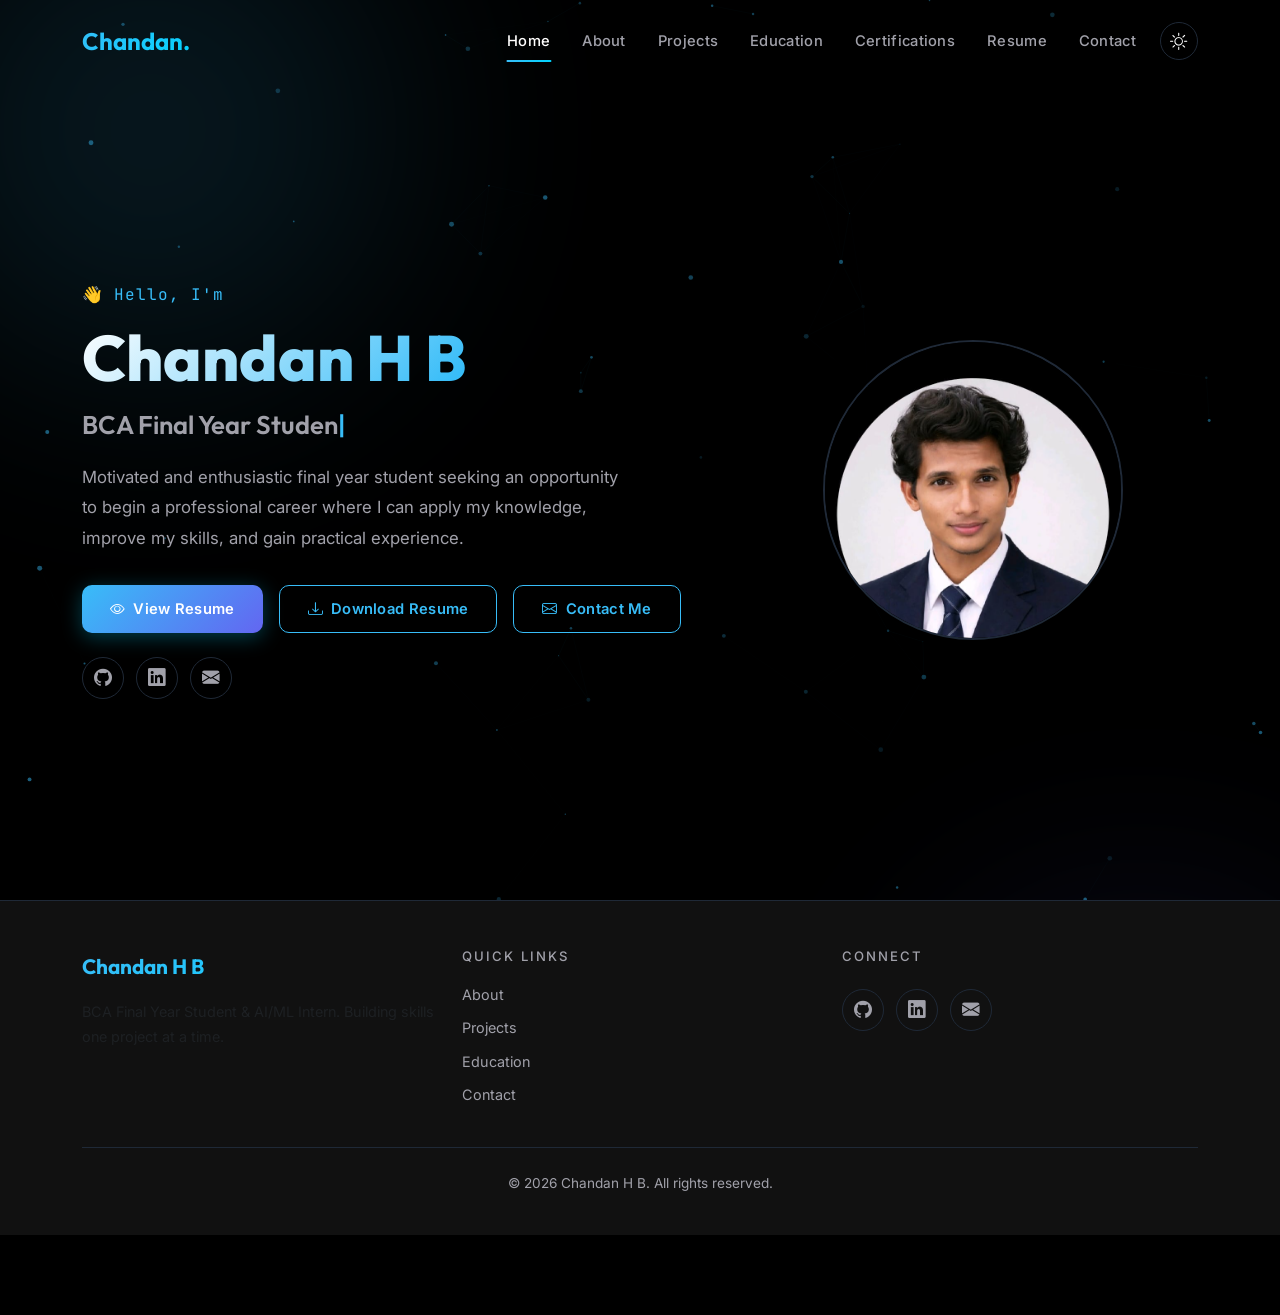
<file: index.html>
<!DOCTYPE html>
<html lang="en" data-theme="dark">
<head>
  <meta charset="UTF-8">
  <meta name="viewport" content="width=device-width, initial-scale=1.0">
  <title>Chandan H B — Portfolio</title>
  <meta name="description" content="Portfolio of Chandan H B — BCA student, IoT enthusiast, and AI/ML intern. Explore projects, skills, and experience.">
  <link href="https://cdn.jsdelivr.net/npm/bootstrap@5.3.3/dist/css/bootstrap.min.css" rel="stylesheet">
  <link href="https://cdn.jsdelivr.net/npm/bootstrap-icons@1.11.3/font/bootstrap-icons.css" rel="stylesheet">
  <link href="css/style.css" rel="stylesheet">
</head>
<body>

  <!-- Preloader -->
  <div id="preloader"><div class="loader"></div></div>

  <!-- Particle Background -->
  <canvas id="particles-canvas"></canvas>

  <!-- Ambient Glow -->
  <div class="ambient-glow ambient-glow--blue"></div>
  <div class="ambient-glow ambient-glow--indigo"></div>

  <!-- Navbar -->
  <nav class="navbar-custom navbar navbar-expand-lg">
    <div class="container">
      <a class="navbar-brand" href="index.html">Chandan<span style="color:var(--highlight);">.</span></a>
      <button class="navbar-toggler" type="button" data-bs-toggle="collapse" data-bs-target="#navMenu">
        <span class="navbar-toggler-icon"></span>
      </button>
      <div class="collapse navbar-collapse" id="navMenu">
        <ul class="navbar-nav ms-auto align-items-center">
          <li class="nav-item"><a class="nav-link" href="index.html">Home</a></li>
          <li class="nav-item"><a class="nav-link" href="about.html">About</a></li>
          <li class="nav-item"><a class="nav-link" href="projects.html">Projects</a></li>
          <li class="nav-item"><a class="nav-link" href="education.html">Education</a></li>
          <li class="nav-item"><a class="nav-link" href="certifications.html">Certifications</a></li>
          <li class="nav-item"><a class="nav-link" href="resume.html">Resume</a></li>
          <li class="nav-item"><a class="nav-link" href="contact.html">Contact</a></li>
        </ul>
        <button id="themeToggle" class="theme-toggle" aria-label="Toggle theme"><i class="bi bi-sun"></i></button>
      </div>
    </div>
  </nav>

  <!-- Hero Section -->
  <section class="hero">
    <div class="container">
      <div class="row align-items-center gy-5">
        <div class="col-lg-5 order-lg-2 text-center reveal-right">
          <div class="hero-photo float-anim">
            <img src="WhatsApp Image 2026-05-07 at 9.53.15 PM.jpeg" alt="Chandan H B" id="heroPhoto">
          </div>
        </div>
        <div class="col-lg-7 order-lg-1 reveal-left">
          <div class="hero-content">
            <p class="hero-greeting">👋 Hello, I'm</p>
            <h1 class="hero-name">Chandan H B</h1>
            <p class="hero-tagline"><span id="typed-text"></span><span class="typed-cursor">|</span></p>
            <p class="hero-description">Motivated and enthusiastic final year student seeking an opportunity to begin a professional career where I can apply my knowledge, improve my skills, and gain practical experience.</p>
            <div class="d-flex flex-wrap gap-3 hero-buttons">
              <a href="resume.html" class="btn btn-primary-custom"><i class="bi bi-eye"></i> View Resume</a>
              <a href="Chandan.pdf" download class="btn btn-outline-custom"><i class="bi bi-download"></i> Download Resume</a>
              <a href="contact.html" class="btn btn-outline-custom"><i class="bi bi-envelope"></i> Contact Me</a>
            </div>
            <div class="social-links">
              <a href="https://github.com/chandanhb" target="_blank" rel="noopener" aria-label="GitHub"><i class="bi bi-github"></i></a>
              <a href="https://linkedin.com/in/Chandan-hb-76ba5b403" target="_blank" rel="noopener" aria-label="LinkedIn"><i class="bi bi-linkedin"></i></a>
              <a href="mailto:chandanhb565@gmail.com" aria-label="Email"><i class="bi bi-envelope-fill"></i></a>
            </div>
          </div>
        </div>
      </div>
    </div>
  </section>

  <!-- Footer -->
  <footer class="footer">
    <div class="container">
      <div class="row gy-4">
        <div class="col-lg-4">
          <p class="footer-brand">Chandan H B</p>
          <p class="text-muted mt-2" style="font-size:0.9rem;">BCA Final Year Student &amp; AI/ML Intern. Building skills one project at a time.</p>
        </div>
        <div class="col-lg-4">
          <h6 class="text-uppercase mb-3" style="color:var(--text-muted);font-size:0.82rem;letter-spacing:2px;">Quick Links</h6>
          <ul class="footer-links">
            <li><a href="about.html">About</a></li>
            <li><a href="projects.html">Projects</a></li>
            <li><a href="education.html">Education</a></li>
            <li><a href="contact.html">Contact</a></li>
          </ul>
        </div>
        <div class="col-lg-4">
          <h6 class="text-uppercase mb-3" style="color:var(--text-muted);font-size:0.82rem;letter-spacing:2px;">Connect</h6>
          <div class="social-links">
            <a href="https://github.com/chandanhb" target="_blank" rel="noopener"><i class="bi bi-github"></i></a>
            <a href="https://linkedin.com/in/Chandan-hb-76ba5b403" target="_blank" rel="noopener"><i class="bi bi-linkedin"></i></a>
            <a href="mailto:chandanhb565@gmail.com"><i class="bi bi-envelope-fill"></i></a>
          </div>
        </div>
      </div>
      <div class="footer-bottom">
        <p>&copy; 2026 Chandan H B. All rights reserved.</p>
      </div>
    </div>
  </footer>

  <!-- Scroll to Top -->
  <button id="scrollTopBtn" class="scroll-top" aria-label="Scroll to top"><i class="bi bi-chevron-up"></i></button>

  <script src="https://cdn.jsdelivr.net/npm/bootstrap@5.3.3/dist/js/bootstrap.bundle.min.js"></script>
  <script src="js/main.js"></script>
</body>
</html>
</file>
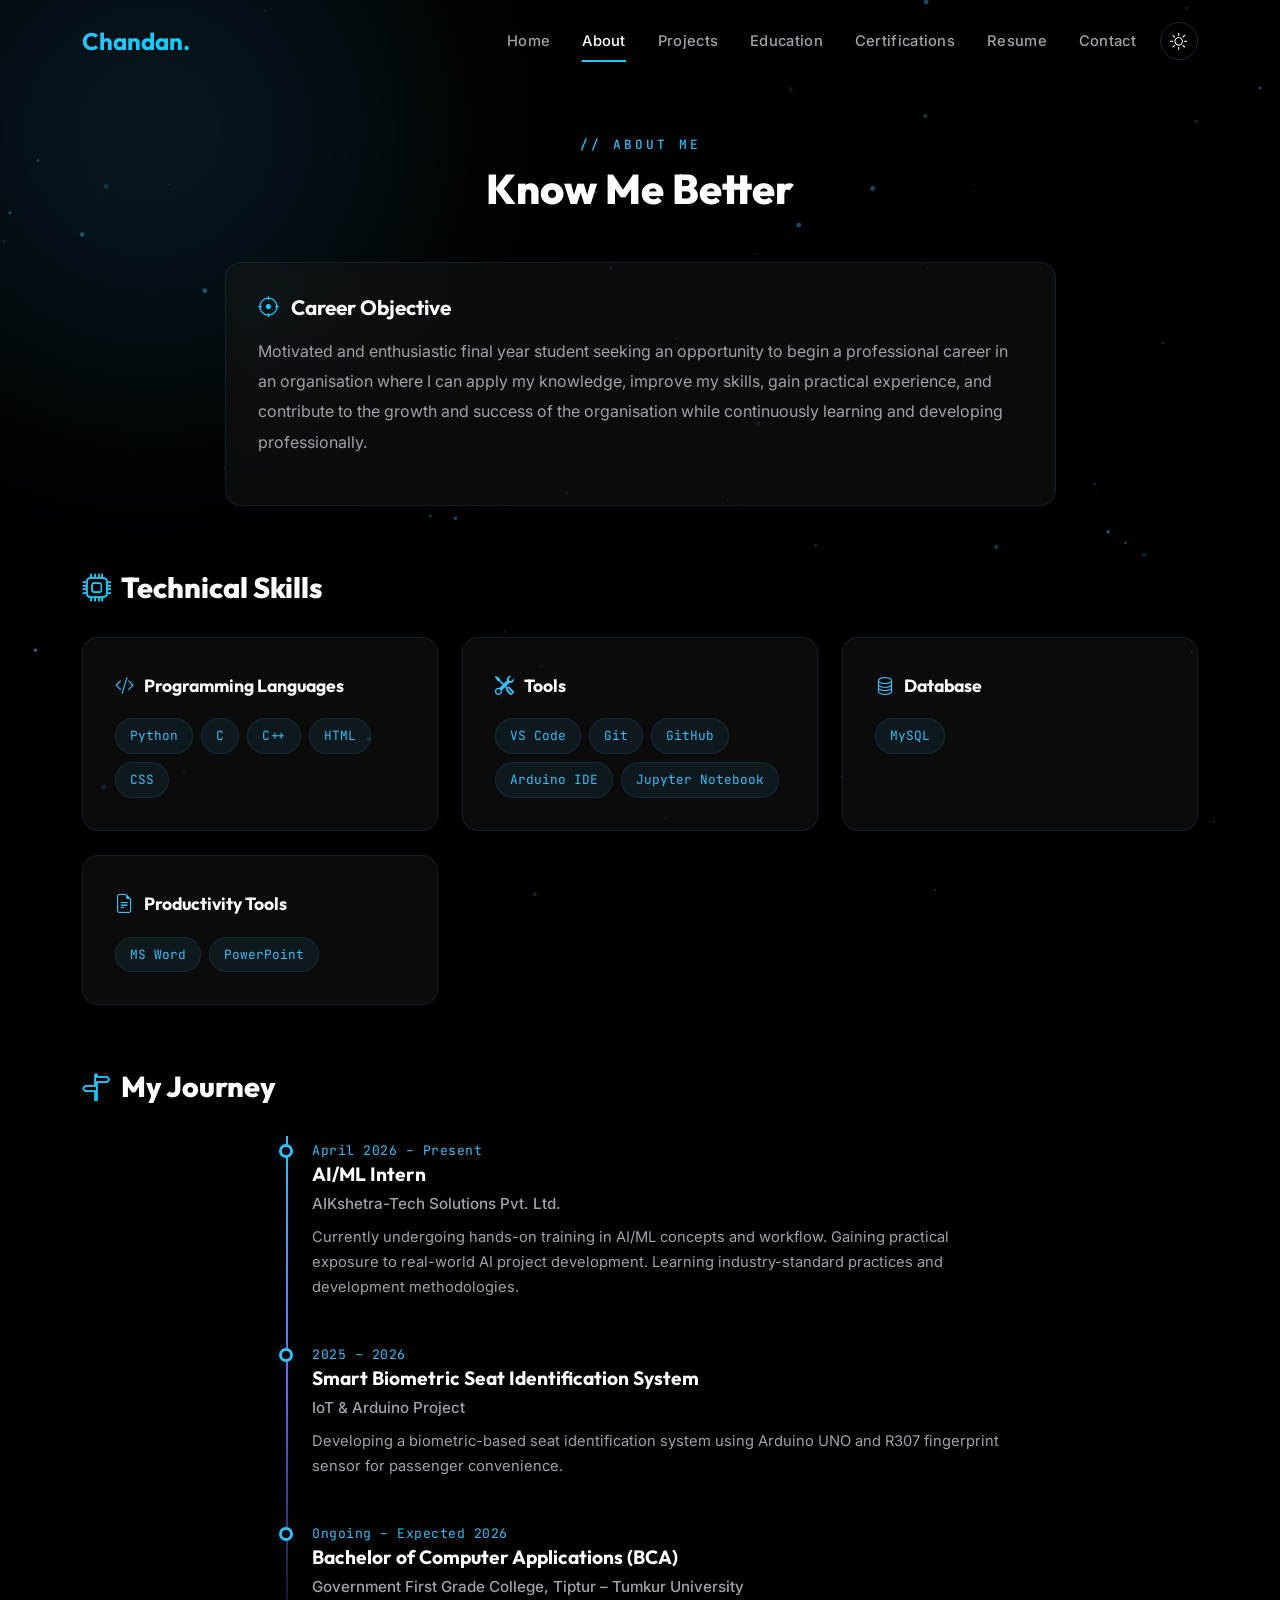
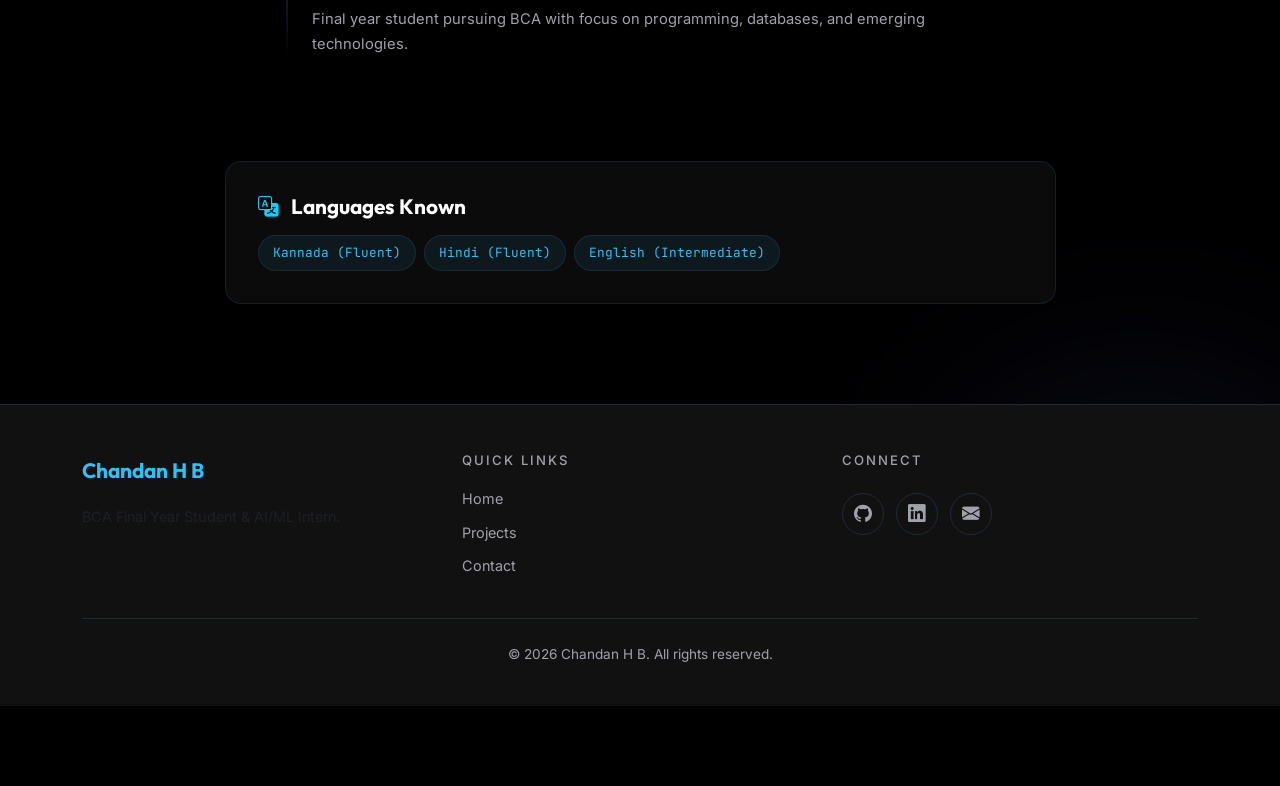
<file: about.html>
<!DOCTYPE html>
<html lang="en" data-theme="dark">
<head>
  <meta charset="UTF-8">
  <meta name="viewport" content="width=device-width, initial-scale=1.0">
  <title>About — Chandan H B</title>
  <meta name="description" content="Learn about Chandan H B — skills, tools, technologies, and professional journey.">
  <link href="https://cdn.jsdelivr.net/npm/bootstrap@5.3.3/dist/css/bootstrap.min.css" rel="stylesheet">
  <link href="https://cdn.jsdelivr.net/npm/bootstrap-icons@1.11.3/font/bootstrap-icons.css" rel="stylesheet">
  <link href="css/style.css" rel="stylesheet">
</head>
<body>
  <div id="preloader"><div class="loader"></div></div>
  <canvas id="particles-canvas"></canvas>
  <div class="ambient-glow ambient-glow--blue"></div>
  <div class="ambient-glow ambient-glow--indigo"></div>

  <!-- Navbar -->
  <nav class="navbar-custom navbar navbar-expand-lg">
    <div class="container">
      <a class="navbar-brand" href="index.html">Chandan<span style="color:var(--highlight);">.</span></a>
      <button class="navbar-toggler" type="button" data-bs-toggle="collapse" data-bs-target="#navMenu"><span class="navbar-toggler-icon"></span></button>
      <div class="collapse navbar-collapse" id="navMenu">
        <ul class="navbar-nav ms-auto align-items-center">
          <li class="nav-item"><a class="nav-link" href="index.html">Home</a></li>
          <li class="nav-item"><a class="nav-link" href="about.html">About</a></li>
          <li class="nav-item"><a class="nav-link" href="projects.html">Projects</a></li>
          <li class="nav-item"><a class="nav-link" href="education.html">Education</a></li>
          <li class="nav-item"><a class="nav-link" href="certifications.html">Certifications</a></li>
          <li class="nav-item"><a class="nav-link" href="resume.html">Resume</a></li>
          <li class="nav-item"><a class="nav-link" href="contact.html">Contact</a></li>
        </ul>
        <button id="themeToggle" class="theme-toggle" aria-label="Toggle theme"><i class="bi bi-sun"></i></button>
      </div>
    </div>
  </nav>

  <main>
    <!-- About Section -->
    <section class="section" style="padding-top:130px;">
      <div class="container">
        <div class="text-center mb-5 reveal">
          <span class="section-label">// About Me</span>
          <h1 class="section-title">Know Me Better</h1>
        </div>

        <!-- Career Objective -->
        <div class="row justify-content-center mb-6">
          <div class="col-lg-9 reveal">
            <div class="glass-card">
              <h3 style="font-family:var(--font-heading);font-weight:700;font-size:1.3rem;margin-bottom:1rem;"><i class="bi bi-crosshair text-gradient" style="margin-right:8px;"></i> Career Objective</h3>
              <p style="color:var(--text-muted);line-height:1.9;font-size:1rem;">Motivated and enthusiastic final year student seeking an opportunity to begin a professional career in an organisation where I can apply my knowledge, improve my skills, gain practical experience, and contribute to the growth and success of the organisation while continuously learning and developing professionally.</p>
            </div>
          </div>
        </div>

        <!-- Skills -->
        <div class="mb-6 reveal">
          <h2 class="section-title" style="font-size:1.8rem;margin-bottom:2rem;"><i class="bi bi-cpu text-gradient" style="margin-right:10px;"></i>Technical Skills</h2>
          <div class="skills-grid stagger">
            <!-- Programming Languages -->
            <div class="glass-card reveal">
              <div class="skill-category-title"><i class="bi bi-code-slash"></i> Programming Languages</div>
              <div class="skill-tags">
                <span class="skill-tag">Python</span>
                <span class="skill-tag">C</span>
                <span class="skill-tag">C++</span>
                <span class="skill-tag">HTML</span>
                <span class="skill-tag">CSS</span>
              </div>
            </div>
            <!-- Tools -->
            <div class="glass-card reveal">
              <div class="skill-category-title"><i class="bi bi-tools"></i> Tools</div>
              <div class="skill-tags">
                <span class="skill-tag">VS Code</span>
                <span class="skill-tag">Git</span>
                <span class="skill-tag">GitHub</span>
                <span class="skill-tag">Arduino IDE</span>
                <span class="skill-tag">Jupyter Notebook</span>
              </div>
            </div>
            <!-- Database -->
            <div class="glass-card reveal">
              <div class="skill-category-title"><i class="bi bi-database"></i> Database</div>
              <div class="skill-tags">
                <span class="skill-tag">MySQL</span>
              </div>
            </div>
            <!-- Productivity -->
            <div class="glass-card reveal">
              <div class="skill-category-title"><i class="bi bi-file-earmark-text"></i> Productivity Tools</div>
              <div class="skill-tags">
                <span class="skill-tag">MS Word</span>
                <span class="skill-tag">PowerPoint</span>
              </div>
            </div>
          </div>
        </div>

        <!-- Journey Timeline -->
        <div class="mb-6 reveal">
          <h2 class="section-title" style="font-size:1.8rem;margin-bottom:2rem;"><i class="bi bi-signpost-split text-gradient" style="margin-right:10px;"></i>My Journey</h2>
          <div class="row justify-content-center">
            <div class="col-lg-8">
              <div class="timeline stagger">
                <div class="timeline-item reveal">
                  <span class="timeline-date">April 2026 – Present</span>
                  <h4 class="timeline-title">AI/ML Intern</h4>
                  <p class="timeline-subtitle">AIKshetra-Tech Solutions Pvt. Ltd.</p>
                  <p class="timeline-desc">Currently undergoing hands-on training in AI/ML concepts and workflow. Gaining practical exposure to real-world AI project development. Learning industry-standard practices and development methodologies.</p>
                </div>
                <div class="timeline-item reveal">
                  <span class="timeline-date">2025 – 2026</span>
                  <h4 class="timeline-title">Smart Biometric Seat Identification System</h4>
                  <p class="timeline-subtitle">IoT & Arduino Project</p>
                  <p class="timeline-desc">Developing a biometric-based seat identification system using Arduino UNO and R307 fingerprint sensor for passenger convenience.</p>
                </div>
                <div class="timeline-item reveal">
                  <span class="timeline-date">Ongoing – Expected 2026</span>
                  <h4 class="timeline-title">Bachelor of Computer Applications (BCA)</h4>
                  <p class="timeline-subtitle">Government First Grade College, Tiptur – Tumkur University</p>
                  <p class="timeline-desc">Final year student pursuing BCA with focus on programming, databases, and emerging technologies.</p>
                </div>
              </div>
            </div>
          </div>
        </div>

        <!-- Additional Info -->
        <div class="row justify-content-center reveal">
          <div class="col-lg-9">
            <div class="glass-card">
              <h3 style="font-family:var(--font-heading);font-weight:700;font-size:1.3rem;margin-bottom:1rem;"><i class="bi bi-translate text-gradient" style="margin-right:8px;"></i> Languages Known</h3>
              <div class="skill-tags">
                <span class="skill-tag">Kannada (Fluent)</span>
                <span class="skill-tag">Hindi (Fluent)</span>
                <span class="skill-tag">English (Intermediate)</span>
              </div>
            </div>
          </div>
        </div>
      </div>
    </section>
  </main>

  <!-- Footer -->
  <footer class="footer">
    <div class="container">
      <div class="row gy-4">
        <div class="col-lg-4">
          <p class="footer-brand">Chandan H B</p>
          <p class="text-muted mt-2" style="font-size:0.9rem;">BCA Final Year Student &amp; AI/ML Intern.</p>
        </div>
        <div class="col-lg-4">
          <h6 class="text-uppercase mb-3" style="color:var(--text-muted);font-size:0.82rem;letter-spacing:2px;">Quick Links</h6>
          <ul class="footer-links">
            <li><a href="index.html">Home</a></li>
            <li><a href="projects.html">Projects</a></li>
            <li><a href="contact.html">Contact</a></li>
          </ul>
        </div>
        <div class="col-lg-4">
          <h6 class="text-uppercase mb-3" style="color:var(--text-muted);font-size:0.82rem;letter-spacing:2px;">Connect</h6>
          <div class="social-links">
            <a href="https://github.com/chandanhb" target="_blank" rel="noopener"><i class="bi bi-github"></i></a>
            <a href="https://linkedin.com/in/Chandan-hb-76ba5b403" target="_blank" rel="noopener"><i class="bi bi-linkedin"></i></a>
            <a href="mailto:chandanhb565@gmail.com"><i class="bi bi-envelope-fill"></i></a>
          </div>
        </div>
      </div>
      <div class="footer-bottom"><p>&copy; 2026 Chandan H B. All rights reserved.</p></div>
    </div>
  </footer>

  <button id="scrollTopBtn" class="scroll-top" aria-label="Scroll to top"><i class="bi bi-chevron-up"></i></button>
  <script src="https://cdn.jsdelivr.net/npm/bootstrap@5.3.3/dist/js/bootstrap.bundle.min.js"></script>
  <script src="js/main.js"></script>
</body>
</html>
</file>
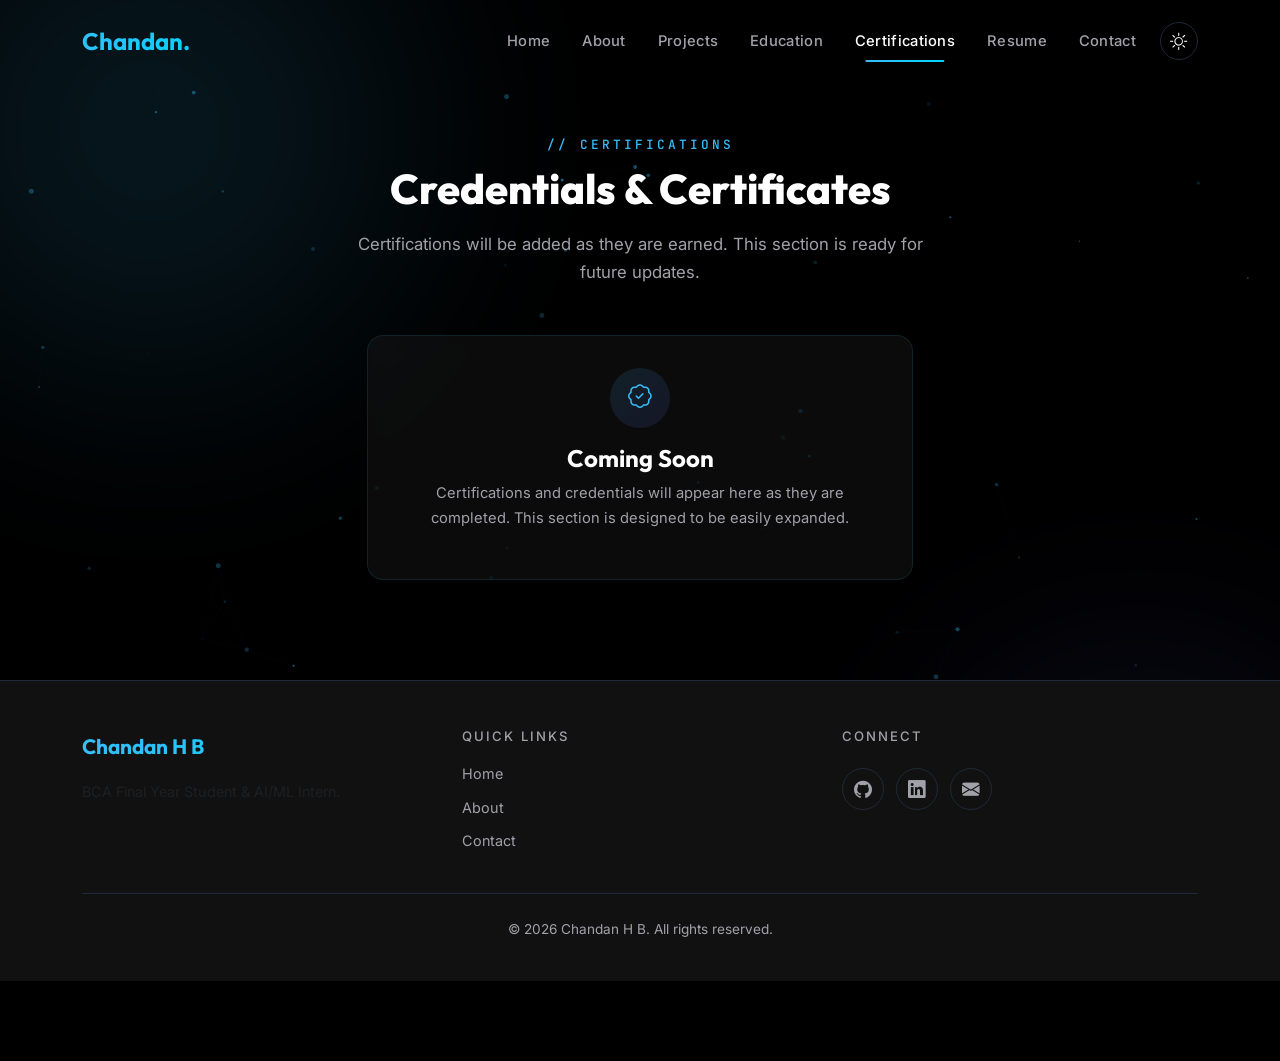
<file: certifications.html>
<!DOCTYPE html>
<html lang="en" data-theme="dark">
<head>
  <meta charset="UTF-8">
  <meta name="viewport" content="width=device-width, initial-scale=1.0">
  <title>Certifications — Chandan H B</title>
  <meta name="description" content="Certifications and credentials of Chandan H B.">
  <link href="https://cdn.jsdelivr.net/npm/bootstrap@5.3.3/dist/css/bootstrap.min.css" rel="stylesheet">
  <link href="https://cdn.jsdelivr.net/npm/bootstrap-icons@1.11.3/font/bootstrap-icons.css" rel="stylesheet">
  <link href="css/style.css" rel="stylesheet">
</head>
<body>
  <div id="preloader"><div class="loader"></div></div>
  <canvas id="particles-canvas"></canvas>
  <div class="ambient-glow ambient-glow--blue"></div>
  <div class="ambient-glow ambient-glow--indigo"></div>

  <nav class="navbar-custom navbar navbar-expand-lg">
    <div class="container">
      <a class="navbar-brand" href="index.html">Chandan<span style="color:var(--highlight);">.</span></a>
      <button class="navbar-toggler" type="button" data-bs-toggle="collapse" data-bs-target="#navMenu"><span class="navbar-toggler-icon"></span></button>
      <div class="collapse navbar-collapse" id="navMenu">
        <ul class="navbar-nav ms-auto align-items-center">
          <li class="nav-item"><a class="nav-link" href="index.html">Home</a></li>
          <li class="nav-item"><a class="nav-link" href="about.html">About</a></li>
          <li class="nav-item"><a class="nav-link" href="projects.html">Projects</a></li>
          <li class="nav-item"><a class="nav-link" href="education.html">Education</a></li>
          <li class="nav-item"><a class="nav-link" href="certifications.html">Certifications</a></li>
          <li class="nav-item"><a class="nav-link" href="resume.html">Resume</a></li>
          <li class="nav-item"><a class="nav-link" href="contact.html">Contact</a></li>
        </ul>
        <button id="themeToggle" class="theme-toggle" aria-label="Toggle theme"><i class="bi bi-sun"></i></button>
      </div>
    </div>
  </nav>

  <main>
    <section class="section" style="padding-top:130px;">
      <div class="container">
        <div class="text-center mb-5 reveal">
          <span class="section-label">// Certifications</span>
          <h1 class="section-title">Credentials &amp; Certificates</h1>
          <p class="section-subtitle mx-auto">Certifications will be added as they are earned. This section is ready for future updates.</p>
        </div>

        <div class="row justify-content-center">
          <div class="col-lg-6 reveal">
            <div class="cert-card">
              <div class="cert-icon"><i class="bi bi-patch-check"></i></div>
              <h4 style="font-family:var(--font-heading);font-weight:700;color:var(--text);margin-bottom:0.5rem;">Coming Soon</h4>
              <p style="color:var(--text-muted);font-size:0.92rem;">Certifications and credentials will appear here as they are completed. This section is designed to be easily expanded.</p>
            </div>
          </div>
        </div>

        <!-- Template for future certificates (hidden) -->
        <!--
        <div class="col-lg-4 col-md-6 reveal">
          <div class="cert-card">
            <div class="cert-icon"><i class="bi bi-award"></i></div>
            <h4>[Certificate Title]</h4>
            <p>[Issuing Organization]</p>
            <span class="timeline-date">[Date]</span>
          </div>
        </div>
        -->
      </div>
    </section>
  </main>

  <footer class="footer">
    <div class="container">
      <div class="row gy-4">
        <div class="col-lg-4">
          <p class="footer-brand">Chandan H B</p>
          <p class="text-muted mt-2" style="font-size:0.9rem;">BCA Final Year Student &amp; AI/ML Intern.</p>
        </div>
        <div class="col-lg-4">
          <h6 class="text-uppercase mb-3" style="color:var(--text-muted);font-size:0.82rem;letter-spacing:2px;">Quick Links</h6>
          <ul class="footer-links"><li><a href="index.html">Home</a></li><li><a href="about.html">About</a></li><li><a href="contact.html">Contact</a></li></ul>
        </div>
        <div class="col-lg-4">
          <h6 class="text-uppercase mb-3" style="color:var(--text-muted);font-size:0.82rem;letter-spacing:2px;">Connect</h6>
          <div class="social-links">
            <a href="https://github.com/chandanhb" target="_blank" rel="noopener"><i class="bi bi-github"></i></a>
            <a href="https://linkedin.com/in/Chandan-hb-76ba5b403" target="_blank" rel="noopener"><i class="bi bi-linkedin"></i></a>
            <a href="mailto:chandanhb565@gmail.com"><i class="bi bi-envelope-fill"></i></a>
          </div>
        </div>
      </div>
      <div class="footer-bottom"><p>&copy; 2026 Chandan H B. All rights reserved.</p></div>
    </div>
  </footer>

  <button id="scrollTopBtn" class="scroll-top" aria-label="Scroll to top"><i class="bi bi-chevron-up"></i></button>
  <script src="https://cdn.jsdelivr.net/npm/bootstrap@5.3.3/dist/js/bootstrap.bundle.min.js"></script>
  <script src="js/main.js"></script>
</body>
</html>
</file>
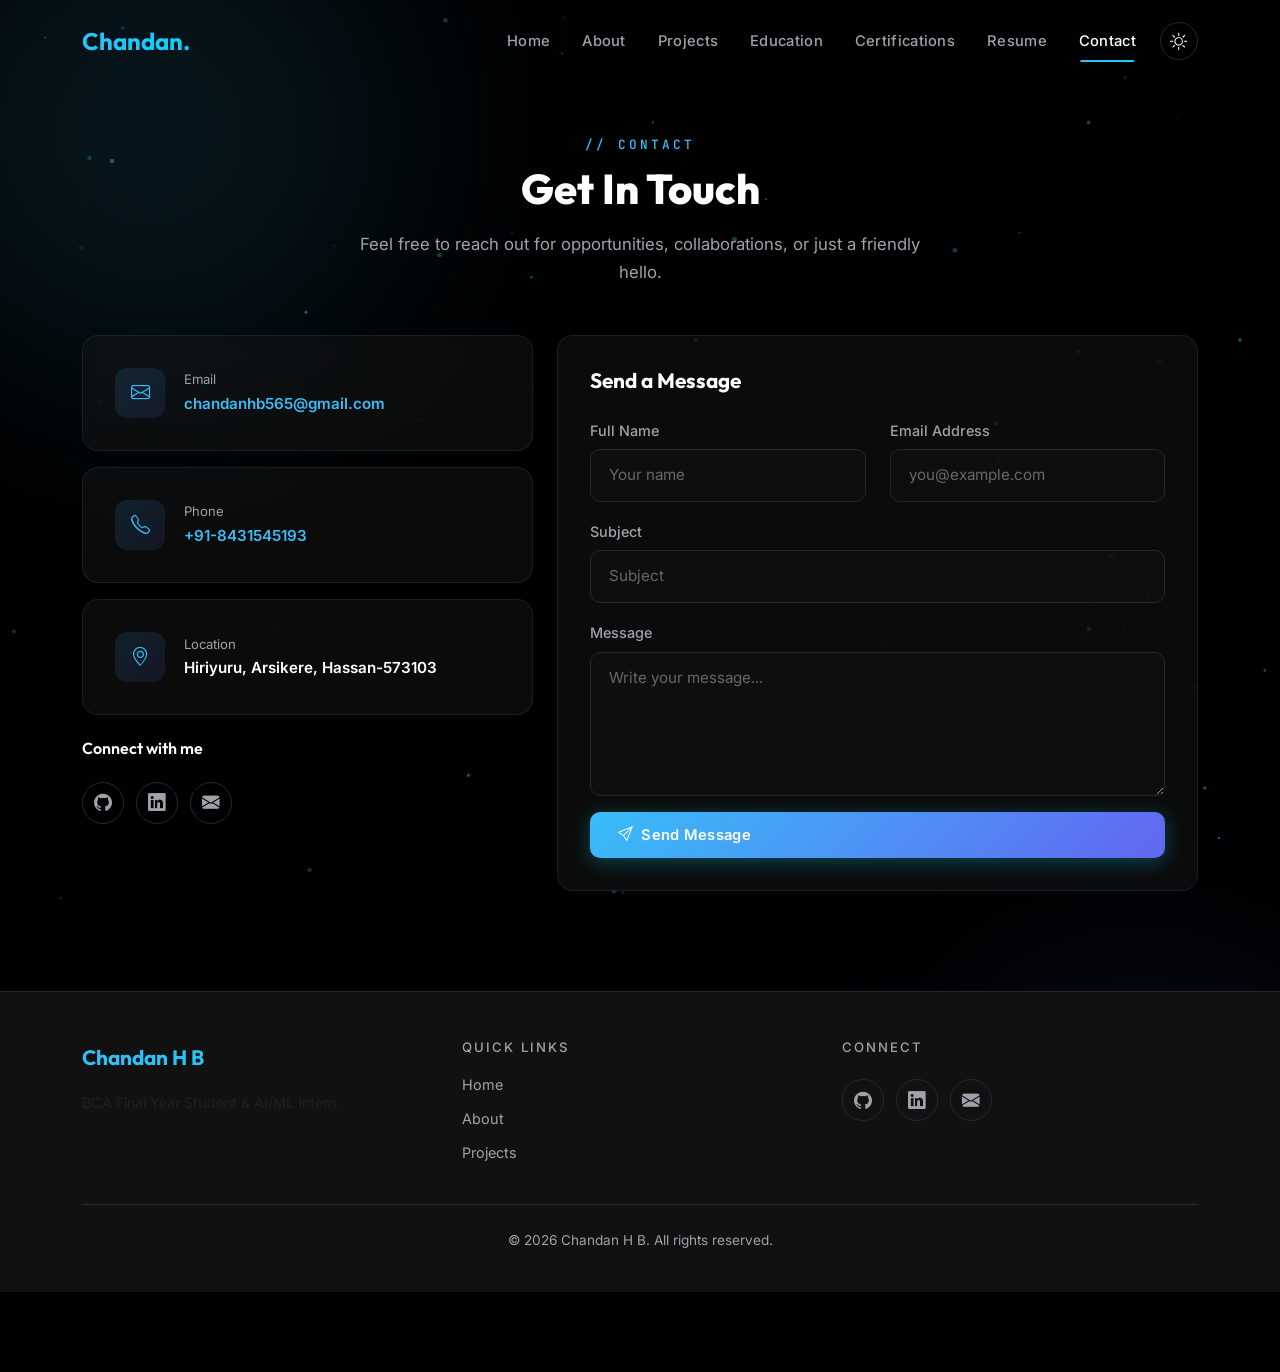
<file: contact.html>
<!DOCTYPE html>
<html lang="en" data-theme="dark">
<head>
  <meta charset="UTF-8">
  <meta name="viewport" content="width=device-width, initial-scale=1.0">
  <title>Contact — Chandan H B</title>
  <meta name="description" content="Get in touch with Chandan H B via email, phone, or social media.">
  <link href="https://cdn.jsdelivr.net/npm/bootstrap@5.3.3/dist/css/bootstrap.min.css" rel="stylesheet">
  <link href="https://cdn.jsdelivr.net/npm/bootstrap-icons@1.11.3/font/bootstrap-icons.css" rel="stylesheet">
  <link href="css/style.css" rel="stylesheet">
</head>
<body>
  <div id="preloader"><div class="loader"></div></div>
  <canvas id="particles-canvas"></canvas>
  <div class="ambient-glow ambient-glow--blue"></div>
  <div class="ambient-glow ambient-glow--indigo"></div>

  <nav class="navbar-custom navbar navbar-expand-lg">
    <div class="container">
      <a class="navbar-brand" href="index.html">Chandan<span style="color:var(--highlight);">.</span></a>
      <button class="navbar-toggler" type="button" data-bs-toggle="collapse" data-bs-target="#navMenu"><span class="navbar-toggler-icon"></span></button>
      <div class="collapse navbar-collapse" id="navMenu">
        <ul class="navbar-nav ms-auto align-items-center">
          <li class="nav-item"><a class="nav-link" href="index.html">Home</a></li>
          <li class="nav-item"><a class="nav-link" href="about.html">About</a></li>
          <li class="nav-item"><a class="nav-link" href="projects.html">Projects</a></li>
          <li class="nav-item"><a class="nav-link" href="education.html">Education</a></li>
          <li class="nav-item"><a class="nav-link" href="certifications.html">Certifications</a></li>
          <li class="nav-item"><a class="nav-link" href="resume.html">Resume</a></li>
          <li class="nav-item"><a class="nav-link" href="contact.html">Contact</a></li>
        </ul>
        <button id="themeToggle" class="theme-toggle" aria-label="Toggle theme"><i class="bi bi-sun"></i></button>
      </div>
    </div>
  </nav>

  <main>
    <section class="section" style="padding-top:130px;">
      <div class="container">
        <div class="text-center mb-5 reveal">
          <span class="section-label">// Contact</span>
          <h1 class="section-title">Get In Touch</h1>
          <p class="section-subtitle mx-auto">Feel free to reach out for opportunities, collaborations, or just a friendly hello.</p>
        </div>

        <div class="row gy-4">
          <!-- Contact Info -->
          <div class="col-lg-5 reveal-left">
            <div class="d-flex flex-column gap-3 mb-4">
              <div class="contact-info-card">
                <div class="contact-icon"><i class="bi bi-envelope"></i></div>
                <div>
                  <p style="color:var(--text-muted);font-size:0.82rem;margin:0;">Email</p>
                  <a href="mailto:chandanhb565@gmail.com" style="font-weight:600;font-size:0.95rem;">chandanhb565@gmail.com</a>
                </div>
              </div>
              <div class="contact-info-card">
                <div class="contact-icon"><i class="bi bi-telephone"></i></div>
                <div>
                  <p style="color:var(--text-muted);font-size:0.82rem;margin:0;">Phone</p>
                  <a href="tel:+918431545193" style="font-weight:600;font-size:0.95rem;">+91-8431545193</a>
                </div>
              </div>
              <div class="contact-info-card">
                <div class="contact-icon"><i class="bi bi-geo-alt"></i></div>
                <div>
                  <p style="color:var(--text-muted);font-size:0.82rem;margin:0;">Location</p>
                  <p style="font-weight:600;font-size:0.95rem;color:var(--text);margin:0;">Hiriyuru, Arsikere, Hassan-573103</p>
                </div>
              </div>
            </div>

            <h5 style="font-family:var(--font-heading);font-weight:600;margin-bottom:1rem;font-size:1rem;">Connect with me</h5>
            <div class="social-links">
              <a href="https://github.com/chandanhb" target="_blank" rel="noopener"><i class="bi bi-github"></i></a>
              <a href="https://linkedin.com/in/Chandan-hb-76ba5b403" target="_blank" rel="noopener"><i class="bi bi-linkedin"></i></a>
              <a href="mailto:chandanhb565@gmail.com"><i class="bi bi-envelope-fill"></i></a>
            </div>
          </div>

          <!-- Contact Form -->
          <div class="col-lg-7 reveal-right">
            <div class="glass-card">
              <h3 style="font-family:var(--font-heading);font-weight:700;font-size:1.3rem;margin-bottom:1.5rem;">Send a Message</h3>

              <div id="formSuccess" class="alert alert-success" style="display:none;background:rgba(56,189,248,0.12);border-color:var(--primary);color:var(--primary);">
                <i class="bi bi-check-circle me-2"></i> Message sent successfully! Thank you for reaching out.
              </div>

              <form id="contactForm" class="contact-form" novalidate>
                <div class="row gy-3">
                  <div class="col-md-6">
                    <label for="nameInput" class="form-label">Full Name</label>
                    <input type="text" class="form-control" id="nameInput" placeholder="Your name" required>
                    <div class="invalid-feedback">Please enter your name.</div>
                  </div>
                  <div class="col-md-6">
                    <label for="emailInput" class="form-label">Email Address</label>
                    <input type="email" class="form-control" id="emailInput" placeholder="you@example.com" required>
                    <div class="invalid-feedback">Please enter a valid email.</div>
                  </div>
                  <div class="col-12">
                    <label for="subjectInput" class="form-label">Subject</label>
                    <input type="text" class="form-control" id="subjectInput" placeholder="Subject" required>
                    <div class="invalid-feedback">Please enter a subject.</div>
                  </div>
                  <div class="col-12">
                    <label for="messageInput" class="form-label">Message</label>
                    <textarea class="form-control" id="messageInput" rows="5" placeholder="Write your message..." required></textarea>
                    <div class="invalid-feedback">Please enter a message.</div>
                  </div>
                  <div class="col-12">
                    <button type="submit" class="btn btn-primary-custom w-100"><i class="bi bi-send"></i> Send Message</button>
                  </div>
                </div>
              </form>
            </div>
          </div>
        </div>
      </div>
    </section>
  </main>

  <footer class="footer">
    <div class="container">
      <div class="row gy-4">
        <div class="col-lg-4">
          <p class="footer-brand">Chandan H B</p>
          <p class="text-muted mt-2" style="font-size:0.9rem;">BCA Final Year Student &amp; AI/ML Intern.</p>
        </div>
        <div class="col-lg-4">
          <h6 class="text-uppercase mb-3" style="color:var(--text-muted);font-size:0.82rem;letter-spacing:2px;">Quick Links</h6>
          <ul class="footer-links"><li><a href="index.html">Home</a></li><li><a href="about.html">About</a></li><li><a href="projects.html">Projects</a></li></ul>
        </div>
        <div class="col-lg-4">
          <h6 class="text-uppercase mb-3" style="color:var(--text-muted);font-size:0.82rem;letter-spacing:2px;">Connect</h6>
          <div class="social-links">
            <a href="https://github.com/chandanhb" target="_blank" rel="noopener"><i class="bi bi-github"></i></a>
            <a href="https://linkedin.com/in/Chandan-hb-76ba5b403" target="_blank" rel="noopener"><i class="bi bi-linkedin"></i></a>
            <a href="mailto:chandanhb565@gmail.com"><i class="bi bi-envelope-fill"></i></a>
          </div>
        </div>
      </div>
      <div class="footer-bottom"><p>&copy; 2026 Chandan H B. All rights reserved.</p></div>
    </div>
  </footer>

  <button id="scrollTopBtn" class="scroll-top" aria-label="Scroll to top"><i class="bi bi-chevron-up"></i></button>
  <script src="https://cdn.jsdelivr.net/npm/bootstrap@5.3.3/dist/js/bootstrap.bundle.min.js"></script>
  <script src="js/main.js"></script>
</body>
</html>
</file>
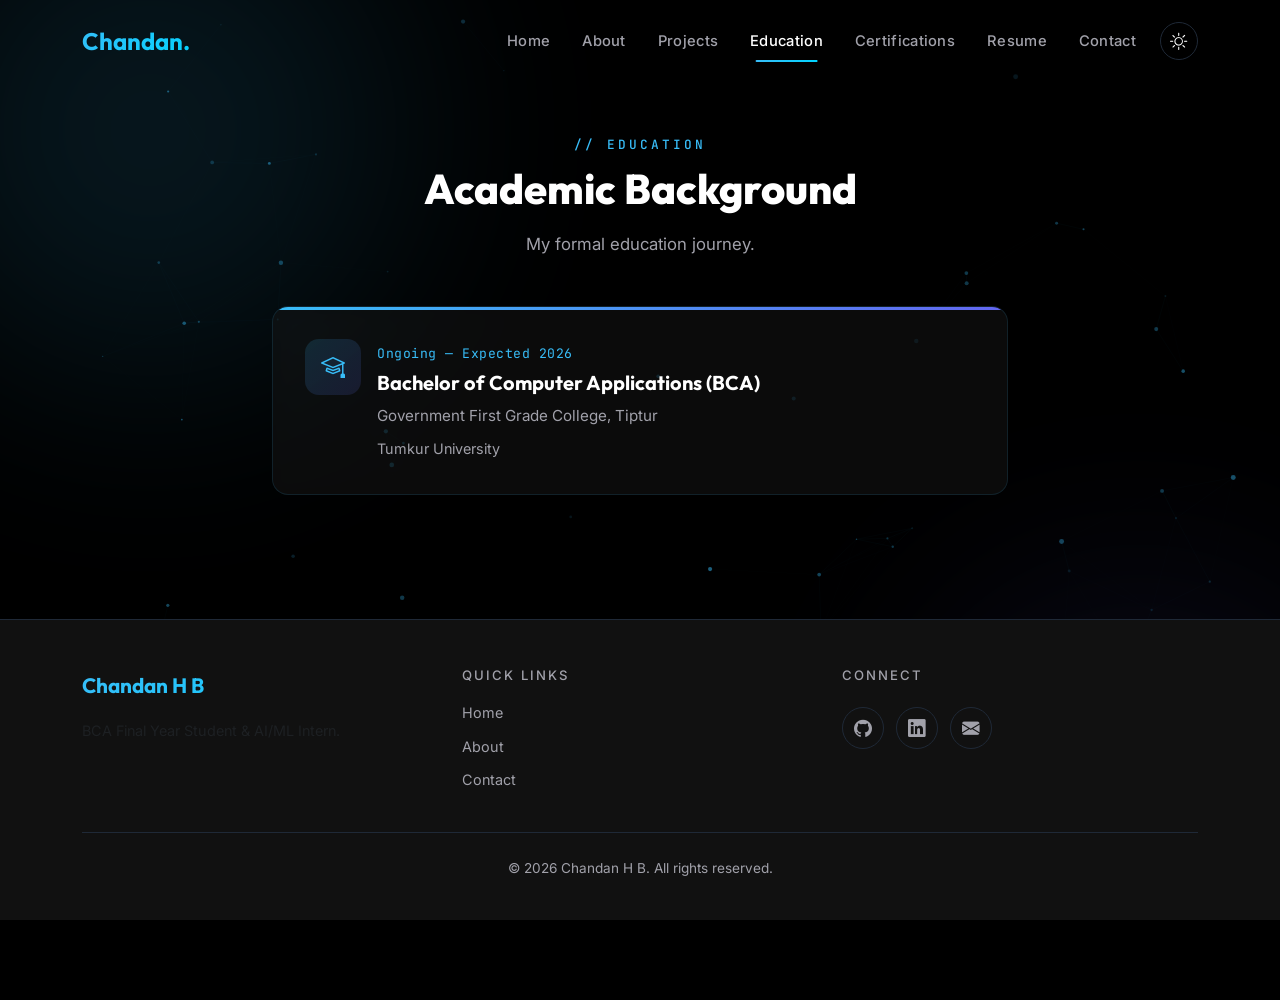
<file: education.html>
<!DOCTYPE html>
<html lang="en" data-theme="dark">
<head>
  <meta charset="UTF-8">
  <meta name="viewport" content="width=device-width, initial-scale=1.0">
  <title>Education — Chandan H B</title>
  <meta name="description" content="Education background of Chandan H B — BCA from Government First Grade College, Tiptur.">
  <link href="https://cdn.jsdelivr.net/npm/bootstrap@5.3.3/dist/css/bootstrap.min.css" rel="stylesheet">
  <link href="https://cdn.jsdelivr.net/npm/bootstrap-icons@1.11.3/font/bootstrap-icons.css" rel="stylesheet">
  <link href="css/style.css" rel="stylesheet">
</head>
<body>
  <div id="preloader"><div class="loader"></div></div>
  <canvas id="particles-canvas"></canvas>
  <div class="ambient-glow ambient-glow--blue"></div>
  <div class="ambient-glow ambient-glow--indigo"></div>

  <nav class="navbar-custom navbar navbar-expand-lg">
    <div class="container">
      <a class="navbar-brand" href="index.html">Chandan<span style="color:var(--highlight);">.</span></a>
      <button class="navbar-toggler" type="button" data-bs-toggle="collapse" data-bs-target="#navMenu"><span class="navbar-toggler-icon"></span></button>
      <div class="collapse navbar-collapse" id="navMenu">
        <ul class="navbar-nav ms-auto align-items-center">
          <li class="nav-item"><a class="nav-link" href="index.html">Home</a></li>
          <li class="nav-item"><a class="nav-link" href="about.html">About</a></li>
          <li class="nav-item"><a class="nav-link" href="projects.html">Projects</a></li>
          <li class="nav-item"><a class="nav-link" href="education.html">Education</a></li>
          <li class="nav-item"><a class="nav-link" href="certifications.html">Certifications</a></li>
          <li class="nav-item"><a class="nav-link" href="resume.html">Resume</a></li>
          <li class="nav-item"><a class="nav-link" href="contact.html">Contact</a></li>
        </ul>
        <button id="themeToggle" class="theme-toggle" aria-label="Toggle theme"><i class="bi bi-sun"></i></button>
      </div>
    </div>
  </nav>

  <main>
    <section class="section" style="padding-top:130px;">
      <div class="container">
        <div class="text-center mb-5 reveal">
          <span class="section-label">// Education</span>
          <h1 class="section-title">Academic Background</h1>
          <p class="section-subtitle mx-auto">My formal education journey.</p>
        </div>

        <div class="row justify-content-center">
          <div class="col-lg-8">
            <!-- BCA -->
            <div class="edu-card mb-4 reveal">
              <div class="d-flex align-items-start gap-3">
                <div class="project-icon" style="min-width:56px;"><i class="bi bi-mortarboard"></i></div>
                <div>
                  <span class="timeline-date">Ongoing — Expected 2026</span>
                  <h3 style="font-family:var(--font-heading);font-weight:700;font-size:1.25rem;color:var(--text);margin-top:0.3rem;">Bachelor of Computer Applications (BCA)</h3>
                  <p style="color:var(--text-muted);margin-bottom:0.5rem;font-size:0.95rem;">Government First Grade College, Tiptur</p>
                  <p style="color:var(--text-muted);font-size:0.9rem;margin:0;">Tumkur University</p>
                </div>
              </div>
            </div>
          </div>
        </div>
      </div>
    </section>
  </main>

  <footer class="footer">
    <div class="container">
      <div class="row gy-4">
        <div class="col-lg-4">
          <p class="footer-brand">Chandan H B</p>
          <p class="text-muted mt-2" style="font-size:0.9rem;">BCA Final Year Student &amp; AI/ML Intern.</p>
        </div>
        <div class="col-lg-4">
          <h6 class="text-uppercase mb-3" style="color:var(--text-muted);font-size:0.82rem;letter-spacing:2px;">Quick Links</h6>
          <ul class="footer-links"><li><a href="index.html">Home</a></li><li><a href="about.html">About</a></li><li><a href="contact.html">Contact</a></li></ul>
        </div>
        <div class="col-lg-4">
          <h6 class="text-uppercase mb-3" style="color:var(--text-muted);font-size:0.82rem;letter-spacing:2px;">Connect</h6>
          <div class="social-links">
            <a href="https://github.com/chandanhb" target="_blank" rel="noopener"><i class="bi bi-github"></i></a>
            <a href="https://linkedin.com/in/Chandan-hb-76ba5b403" target="_blank" rel="noopener"><i class="bi bi-linkedin"></i></a>
            <a href="mailto:chandanhb565@gmail.com"><i class="bi bi-envelope-fill"></i></a>
          </div>
        </div>
      </div>
      <div class="footer-bottom"><p>&copy; 2026 Chandan H B. All rights reserved.</p></div>
    </div>
  </footer>

  <button id="scrollTopBtn" class="scroll-top" aria-label="Scroll to top"><i class="bi bi-chevron-up"></i></button>
  <script src="https://cdn.jsdelivr.net/npm/bootstrap@5.3.3/dist/js/bootstrap.bundle.min.js"></script>
  <script src="js/main.js"></script>
</body>
</html>
</file>
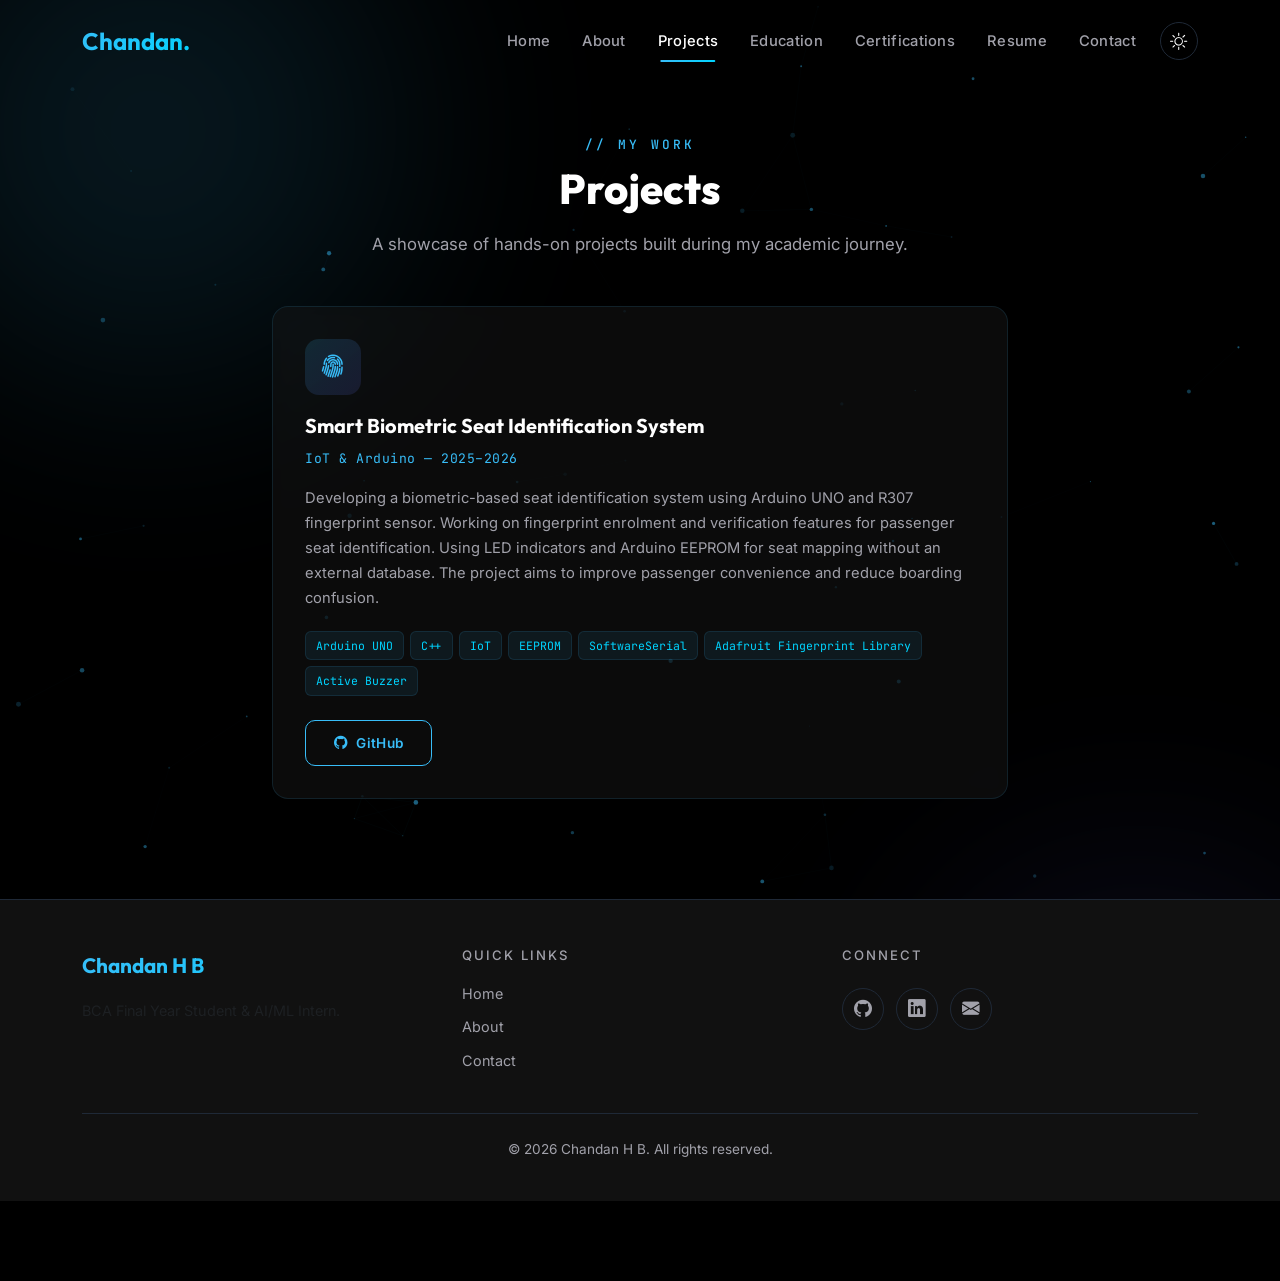
<file: projects.html>
<!DOCTYPE html>
<html lang="en" data-theme="dark">
<head>
  <meta charset="UTF-8">
  <meta name="viewport" content="width=device-width, initial-scale=1.0">
  <title>Projects — Chandan H B</title>
  <meta name="description" content="Explore projects by Chandan H B — Smart Biometric Seat Identification System using IoT and Arduino.">
  <link href="https://cdn.jsdelivr.net/npm/bootstrap@5.3.3/dist/css/bootstrap.min.css" rel="stylesheet">
  <link href="https://cdn.jsdelivr.net/npm/bootstrap-icons@1.11.3/font/bootstrap-icons.css" rel="stylesheet">
  <link href="css/style.css" rel="stylesheet">
</head>
<body>
  <div id="preloader"><div class="loader"></div></div>
  <canvas id="particles-canvas"></canvas>
  <div class="ambient-glow ambient-glow--blue"></div>
  <div class="ambient-glow ambient-glow--indigo"></div>

  <!-- Navbar -->
  <nav class="navbar-custom navbar navbar-expand-lg">
    <div class="container">
      <a class="navbar-brand" href="index.html">Chandan<span style="color:var(--highlight);">.</span></a>
      <button class="navbar-toggler" type="button" data-bs-toggle="collapse" data-bs-target="#navMenu"><span class="navbar-toggler-icon"></span></button>
      <div class="collapse navbar-collapse" id="navMenu">
        <ul class="navbar-nav ms-auto align-items-center">
          <li class="nav-item"><a class="nav-link" href="index.html">Home</a></li>
          <li class="nav-item"><a class="nav-link" href="about.html">About</a></li>
          <li class="nav-item"><a class="nav-link" href="projects.html">Projects</a></li>
          <li class="nav-item"><a class="nav-link" href="education.html">Education</a></li>
          <li class="nav-item"><a class="nav-link" href="certifications.html">Certifications</a></li>
          <li class="nav-item"><a class="nav-link" href="resume.html">Resume</a></li>
          <li class="nav-item"><a class="nav-link" href="contact.html">Contact</a></li>
        </ul>
        <button id="themeToggle" class="theme-toggle" aria-label="Toggle theme"><i class="bi bi-sun"></i></button>
      </div>
    </div>
  </nav>

  <main>
    <section class="section" style="padding-top:130px;">
      <div class="container">
        <div class="text-center mb-5 reveal">
          <span class="section-label">// My Work</span>
          <h1 class="section-title">Projects</h1>
          <p class="section-subtitle mx-auto">A showcase of hands-on projects built during my academic journey.</p>
        </div>

        <div class="row justify-content-center">
          <div class="col-lg-8 reveal">
            <div class="project-card">
              <div class="project-card-body">
                <div class="project-icon"><i class="bi bi-fingerprint"></i></div>
                <h3 class="project-title">Smart Biometric Seat Identification System</h3>
                <span class="timeline-date d-block mb-3">IoT &amp; Arduino — 2025–2026</span>
                <p class="project-desc">
                  Developing a biometric-based seat identification system using Arduino UNO and R307 fingerprint sensor. Working on fingerprint enrolment and verification features for passenger seat identification. Using LED indicators and Arduino EEPROM for seat mapping without an external database. The project aims to improve passenger convenience and reduce boarding confusion.
                </p>
                <div class="project-tech">
                  <span>Arduino UNO</span>
                  <span>C++</span>
                  <span>IoT</span>
                  <span>EEPROM</span>
                  <span>SoftwareSerial</span>
                  <span>Adafruit Fingerprint Library</span>
                  <span>Active Buzzer</span>
                </div>
                <div class="project-links">
                  <a href="https://github.com/chandanhb" target="_blank" class="btn btn-outline-custom btn-sm"><i class="bi bi-github"></i> GitHub</a>
                </div>
              </div>
            </div>
          </div>
        </div>
      </div>
    </section>
  </main>

  <!-- Footer -->
  <footer class="footer">
    <div class="container">
      <div class="row gy-4">
        <div class="col-lg-4">
          <p class="footer-brand">Chandan H B</p>
          <p class="text-muted mt-2" style="font-size:0.9rem;">BCA Final Year Student &amp; AI/ML Intern.</p>
        </div>
        <div class="col-lg-4">
          <h6 class="text-uppercase mb-3" style="color:var(--text-muted);font-size:0.82rem;letter-spacing:2px;">Quick Links</h6>
          <ul class="footer-links">
            <li><a href="index.html">Home</a></li>
            <li><a href="about.html">About</a></li>
            <li><a href="contact.html">Contact</a></li>
          </ul>
        </div>
        <div class="col-lg-4">
          <h6 class="text-uppercase mb-3" style="color:var(--text-muted);font-size:0.82rem;letter-spacing:2px;">Connect</h6>
          <div class="social-links">
            <a href="https://github.com/chandanhb" target="_blank" rel="noopener"><i class="bi bi-github"></i></a>
            <a href="https://linkedin.com/in/Chandan-hb-76ba5b403" target="_blank" rel="noopener"><i class="bi bi-linkedin"></i></a>
            <a href="mailto:chandanhb565@gmail.com"><i class="bi bi-envelope-fill"></i></a>
          </div>
        </div>
      </div>
      <div class="footer-bottom"><p>&copy; 2026 Chandan H B. All rights reserved.</p></div>
    </div>
  </footer>

  <button id="scrollTopBtn" class="scroll-top" aria-label="Scroll to top"><i class="bi bi-chevron-up"></i></button>
  <script src="https://cdn.jsdelivr.net/npm/bootstrap@5.3.3/dist/js/bootstrap.bundle.min.js"></script>
  <script src="js/main.js"></script>
</body>
</html>
</file>
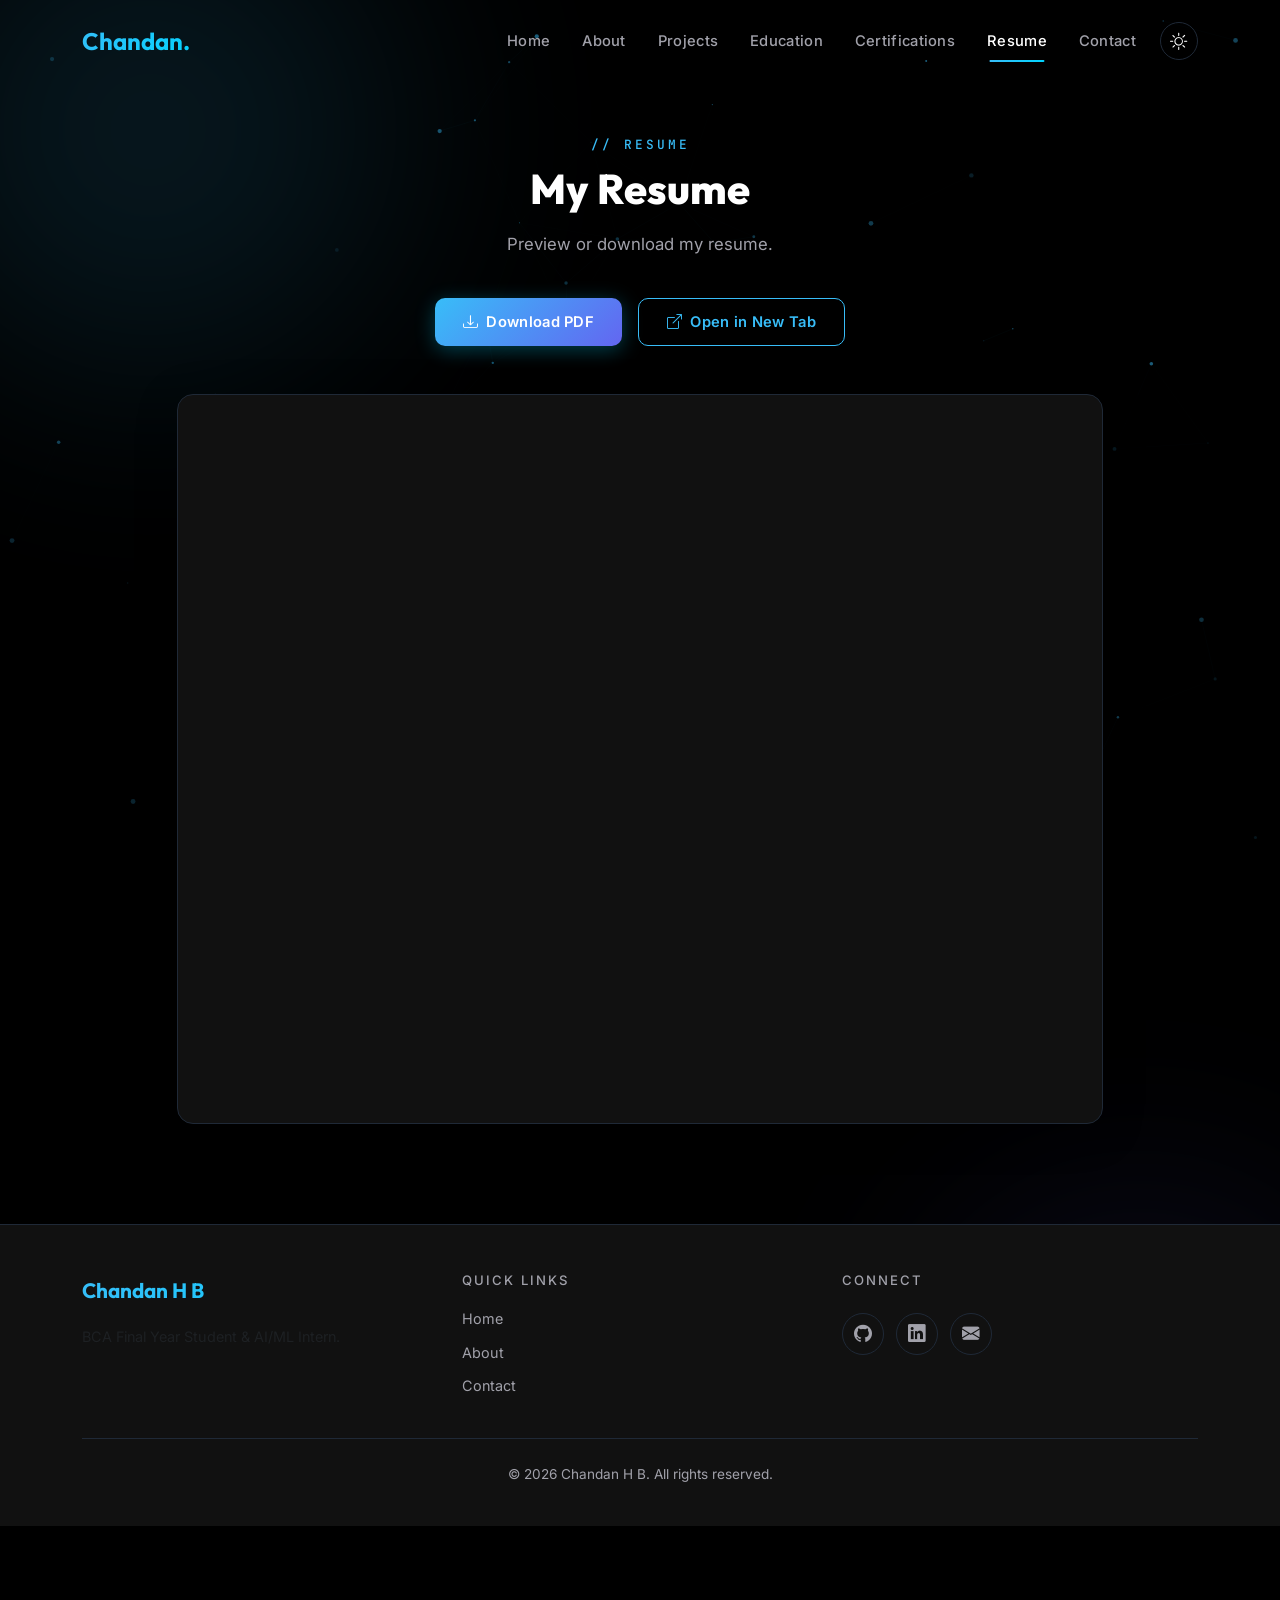
<file: resume.html>
<!DOCTYPE html>
<html lang="en" data-theme="dark">
<head>
  <meta charset="UTF-8">
  <meta name="viewport" content="width=device-width, initial-scale=1.0">
  <title>Resume — Chandan H B</title>
  <meta name="description" content="View and download the resume of Chandan H B.">
  <link href="https://cdn.jsdelivr.net/npm/bootstrap@5.3.3/dist/css/bootstrap.min.css" rel="stylesheet">
  <link href="https://cdn.jsdelivr.net/npm/bootstrap-icons@1.11.3/font/bootstrap-icons.css" rel="stylesheet">
  <link href="css/style.css" rel="stylesheet">
</head>
<body>
  <div id="preloader"><div class="loader"></div></div>
  <canvas id="particles-canvas"></canvas>
  <div class="ambient-glow ambient-glow--blue"></div>
  <div class="ambient-glow ambient-glow--indigo"></div>

  <nav class="navbar-custom navbar navbar-expand-lg">
    <div class="container">
      <a class="navbar-brand" href="index.html">Chandan<span style="color:var(--highlight);">.</span></a>
      <button class="navbar-toggler" type="button" data-bs-toggle="collapse" data-bs-target="#navMenu"><span class="navbar-toggler-icon"></span></button>
      <div class="collapse navbar-collapse" id="navMenu">
        <ul class="navbar-nav ms-auto align-items-center">
          <li class="nav-item"><a class="nav-link" href="index.html">Home</a></li>
          <li class="nav-item"><a class="nav-link" href="about.html">About</a></li>
          <li class="nav-item"><a class="nav-link" href="projects.html">Projects</a></li>
          <li class="nav-item"><a class="nav-link" href="education.html">Education</a></li>
          <li class="nav-item"><a class="nav-link" href="certifications.html">Certifications</a></li>
          <li class="nav-item"><a class="nav-link" href="resume.html">Resume</a></li>
          <li class="nav-item"><a class="nav-link" href="contact.html">Contact</a></li>
        </ul>
        <button id="themeToggle" class="theme-toggle" aria-label="Toggle theme"><i class="bi bi-sun"></i></button>
      </div>
    </div>
  </nav>

  <main>
    <section class="section" style="padding-top:130px;">
      <div class="container">
        <div class="text-center mb-5 reveal">
          <span class="section-label">// Resume</span>
          <h1 class="section-title">My Resume</h1>
          <p class="section-subtitle mx-auto">Preview or download my resume.</p>
          <div class="d-flex justify-content-center gap-3 mt-3">
            <a href="Chandan.pdf" download class="btn btn-primary-custom"><i class="bi bi-download"></i> Download PDF</a>
            <a href="Chandan.pdf" target="_blank" class="btn btn-outline-custom"><i class="bi bi-box-arrow-up-right"></i> Open in New Tab</a>
          </div>
        </div>

        <div class="row justify-content-center reveal">
          <div class="col-lg-10">
            <div class="resume-embed-container">
              <iframe src="Chandan.pdf" title="Resume of Chandan H B"></iframe>
            </div>
          </div>
        </div>
      </div>
    </section>
  </main>

  <footer class="footer">
    <div class="container">
      <div class="row gy-4">
        <div class="col-lg-4">
          <p class="footer-brand">Chandan H B</p>
          <p class="text-muted mt-2" style="font-size:0.9rem;">BCA Final Year Student &amp; AI/ML Intern.</p>
        </div>
        <div class="col-lg-4">
          <h6 class="text-uppercase mb-3" style="color:var(--text-muted);font-size:0.82rem;letter-spacing:2px;">Quick Links</h6>
          <ul class="footer-links"><li><a href="index.html">Home</a></li><li><a href="about.html">About</a></li><li><a href="contact.html">Contact</a></li></ul>
        </div>
        <div class="col-lg-4">
          <h6 class="text-uppercase mb-3" style="color:var(--text-muted);font-size:0.82rem;letter-spacing:2px;">Connect</h6>
          <div class="social-links">
            <a href="https://github.com/chandanhb" target="_blank" rel="noopener"><i class="bi bi-github"></i></a>
            <a href="https://linkedin.com/in/Chandan-hb-76ba5b403" target="_blank" rel="noopener"><i class="bi bi-linkedin"></i></a>
            <a href="mailto:chandanhb565@gmail.com"><i class="bi bi-envelope-fill"></i></a>
          </div>
        </div>
      </div>
      <div class="footer-bottom"><p>&copy; 2026 Chandan H B. All rights reserved.</p></div>
    </div>
  </footer>

  <button id="scrollTopBtn" class="scroll-top" aria-label="Scroll to top"><i class="bi bi-chevron-up"></i></button>
  <script src="https://cdn.jsdelivr.net/npm/bootstrap@5.3.3/dist/js/bootstrap.bundle.min.js"></script>
  <script src="js/main.js"></script>
</body>
</html>
</file>
<file: css/style.css>
/* ============================================================
   CHANDAN H B — Portfolio Design System
   ============================================================ */

/* ---------- Google Fonts ---------- */
@import url('https://fonts.googleapis.com/css2?family=Inter:wght@300;400;500;600;700;800&family=Outfit:wght@300;400;500;600;700;800&family=JetBrains+Mono:wght@400;500;600&display=swap');

/* ---------- CSS Custom Properties ---------- */
:root {
  --bg: #000000;
  --surface: #111111;
  --primary: #38BDF8;
  --secondary: #6366F1;
  --highlight: #00D4FF;
  --text: #FFFFFF;
  --text-muted: #A1A1AA;
  --border: #1F2937;
  --card-glow: rgba(56, 189, 248, 0.18);
  --btn-glow: rgba(0, 212, 255, 0.30);
  --glass-bg: rgba(17, 17, 17, 0.65);
  --glass-border: rgba(56, 189, 248, 0.12);
  --font-heading: 'Outfit', sans-serif;
  --font-body: 'Inter', sans-serif;
  --font-mono: 'JetBrains Mono', monospace;
  --radius: 16px;
  --radius-sm: 10px;
  --transition: 0.35s cubic-bezier(0.4, 0, 0.2, 1);
}

/* ---------- Light mode overrides ---------- */
[data-theme="light"] {
  --bg: #F4F6F8;
  --surface: #FFFFFF;
  --text: #111111;
  --text-muted: #555555;
  --border: #D1D5DB;
  --glass-bg: rgba(255, 255, 255, 0.70);
  --glass-border: rgba(99, 102, 241, 0.15);
  --card-glow: rgba(56, 189, 248, 0.10);
}

/* ---------- Reset & Base ---------- */
*, *::before, *::after { margin: 0; padding: 0; box-sizing: border-box; }

html {
  scroll-behavior: smooth;
  font-size: 16px;
  overflow-x: hidden;
}

body {
  font-family: var(--font-body);
  background: var(--bg);
  color: var(--text);
  line-height: 1.7;
  overflow-x: hidden;
  min-height: 100vh;
  -webkit-font-smoothing: antialiased;
}

::selection {
  background: var(--primary);
  color: var(--bg);
}

a { color: var(--primary); text-decoration: none; transition: var(--transition); }
a:hover { color: var(--highlight); }

img { max-width: 100%; height: auto; display: block; }

/* ---------- Scrollbar ---------- */
::-webkit-scrollbar { width: 6px; }
::-webkit-scrollbar-track { background: var(--bg); }
::-webkit-scrollbar-thumb { background: var(--primary); border-radius: 10px; }

/* ---------- Preloader ---------- */
#preloader {
  position: fixed; inset: 0; z-index: 99999;
  background: var(--bg);
  display: flex; align-items: center; justify-content: center;
  transition: opacity 0.5s, visibility 0.5s;
}
#preloader.hidden { opacity: 0; visibility: hidden; pointer-events: none; }

.loader {
  width: 48px; height: 48px;
  border: 3px solid var(--border);
  border-top-color: var(--primary);
  border-radius: 50%;
  animation: spin 0.8s linear infinite;
}
@keyframes spin { to { transform: rotate(360deg); } }

/* ---------- Particle Canvas ---------- */
#particles-canvas {
  position: fixed; inset: 0; z-index: 0; pointer-events: none;
}

/* ---------- Ambient Glow Blobs ---------- */
.ambient-glow {
  position: fixed; pointer-events: none; z-index: 0;
  border-radius: 50%; filter: blur(120px); opacity: 0.12;
}
.ambient-glow--blue {
  width: 500px; height: 500px;
  background: var(--primary);
  top: -120px; left: -100px;
}
.ambient-glow--indigo {
  width: 400px; height: 400px;
  background: var(--secondary);
  bottom: -80px; right: -60px;
}

/* ---------- Navbar ---------- */
.navbar-custom {
  position: fixed; top: 0; left: 0; right: 0; z-index: 1000;
  padding: 1rem 0;
  background: transparent;
  transition: var(--transition);
}
.navbar-custom.scrolled {
  background: rgba(0, 0, 0, 0.80);
  backdrop-filter: blur(18px); -webkit-backdrop-filter: blur(18px);
  border-bottom: 1px solid var(--glass-border);
  padding: 0.6rem 0;
  box-shadow: 0 4px 30px rgba(0,0,0,0.4);
}
[data-theme="light"] .navbar-custom.scrolled {
  background: rgba(255,255,255,0.85);
}

.navbar-custom .navbar-brand {
  font-family: var(--font-heading);
  font-weight: 700; font-size: 1.5rem;
  background: linear-gradient(135deg, var(--primary), var(--highlight));
  -webkit-background-clip: text; -webkit-text-fill-color: transparent;
  background-clip: text;
}

.navbar-custom .nav-link {
  font-family: var(--font-body);
  font-weight: 500; font-size: 0.92rem;
  color: var(--text-muted) !important;
  padding: 0.5rem 1rem !important;
  position: relative;
  transition: var(--transition);
  letter-spacing: 0.3px;
}
.navbar-custom .nav-link::after {
  content: '';
  position: absolute; bottom: 0; left: 50%; width: 0; height: 2px;
  background: linear-gradient(90deg, var(--primary), var(--highlight));
  transform: translateX(-50%);
  transition: width 0.3s ease;
  border-radius: 2px;
}
.navbar-custom .nav-link:hover,
.navbar-custom .nav-link.active {
  color: var(--text) !important;
}
.navbar-custom .nav-link:hover::after,
.navbar-custom .nav-link.active::after {
  width: 60%;
}

.navbar-toggler { border: 1px solid var(--border) !important; }
.navbar-toggler-icon {
  background-image: url("data:image/svg+xml,%3csvg viewBox='0 0 30 30' xmlns='http://www.w3.org/2000/svg'%3e%3cpath stroke='%2338BDF8' stroke-width='2' d='M4 7h22M4 15h22M4 23h22'/%3e%3c/svg%3e") !important;
}

/* Theme toggle */
.theme-toggle {
  background: none; border: 1px solid var(--border);
  color: var(--text); font-size: 1.1rem;
  width: 38px; height: 38px; border-radius: 50%;
  display: flex; align-items: center; justify-content: center;
  cursor: pointer; transition: var(--transition);
  margin-left: 0.5rem;
}
.theme-toggle:hover {
  border-color: var(--primary);
  box-shadow: 0 0 12px var(--btn-glow);
}

/* ---------- Section Base ---------- */
.section {
  padding: 100px 0;
  position: relative; z-index: 1;
}

.section-label {
  font-family: var(--font-mono);
  font-size: 0.8rem; font-weight: 500;
  color: var(--primary);
  text-transform: uppercase;
  letter-spacing: 3px;
  margin-bottom: 0.5rem;
  display: inline-block;
}

.section-title {
  font-family: var(--font-heading);
  font-size: 2.6rem; font-weight: 800;
  color: var(--text);
  margin-bottom: 1rem;
  line-height: 1.2;
}

.section-subtitle {
  color: var(--text-muted);
  font-size: 1.05rem;
  max-width: 600px;
  margin-bottom: 2.5rem;
}

/* ---------- Hero ---------- */
.hero {
  min-height: 100vh;
  display: flex; align-items: center;
  position: relative; z-index: 1;
  padding-top: 80px;
}
.hero-content { position: relative; z-index: 2; }

.hero-greeting {
  font-family: var(--font-mono);
  font-size: 1rem; color: var(--primary);
  margin-bottom: 0.8rem;
  letter-spacing: 1px;
}

.hero-name {
  font-family: var(--font-heading);
  font-size: clamp(2.4rem, 5vw, 4rem);
  font-weight: 800;
  background: linear-gradient(135deg, var(--text) 0%, var(--primary) 60%, var(--highlight) 100%);
  -webkit-background-clip: text; -webkit-text-fill-color: transparent;
  background-clip: text;
  margin-bottom: 0.5rem;
  line-height: 1.15;
}

.hero-tagline {
  font-family: var(--font-heading);
  font-size: clamp(1.2rem, 2.5vw, 1.6rem);
  font-weight: 600;
  color: var(--text-muted);
  margin-bottom: 1rem;
  min-height: 2.2rem;
}
.hero-tagline .typed-cursor {
  color: var(--primary);
}

.hero-description {
  color: var(--text-muted);
  font-size: 1.05rem;
  max-width: 540px;
  margin-bottom: 2rem;
  line-height: 1.8;
}

/* Profile Photo */
.hero-photo {
  position: relative;
  display: flex; align-items: center; justify-content: center;
}
.hero-photo img {
  width: 300px; height: 300px;
  border-radius: 50%;
  object-fit: cover;
  border: 2px solid var(--border);
  box-shadow: 0 8px 40px rgba(0,0,0,0.4);
}

/* CTA Buttons */
.btn-primary-custom {
  font-family: var(--font-body);
  font-weight: 600; font-size: 0.92rem;
  padding: 12px 28px;
  border-radius: var(--radius-sm);
  background: linear-gradient(135deg, var(--primary), var(--secondary));
  color: #fff; border: none;
  box-shadow: 0 4px 20px var(--btn-glow);
  transition: var(--transition);
  display: inline-flex; align-items: center; gap: 8px;
  letter-spacing: 0.3px;
}
.btn-primary-custom:hover {
  transform: translateY(-2px);
  box-shadow: 0 8px 30px var(--btn-glow);
  color: #fff;
}

.btn-outline-custom {
  font-family: var(--font-body);
  font-weight: 600; font-size: 0.92rem;
  padding: 12px 28px;
  border-radius: var(--radius-sm);
  background: transparent;
  color: var(--primary);
  border: 1px solid var(--primary);
  transition: var(--transition);
  display: inline-flex; align-items: center; gap: 8px;
  letter-spacing: 0.3px;
}
.btn-outline-custom:hover {
  background: rgba(56, 189, 248, 0.08);
  transform: translateY(-2px);
  box-shadow: 0 4px 20px var(--btn-glow);
  color: var(--primary);
}

/* Social links */
.social-links { display: flex; gap: 12px; margin-top: 1.5rem; }
.social-links a {
  width: 42px; height: 42px;
  border-radius: 50%;
  border: 1px solid var(--border);
  display: flex; align-items: center; justify-content: center;
  color: var(--text-muted);
  font-size: 1.1rem;
  transition: var(--transition);
}
.social-links a:hover {
  border-color: var(--primary);
  color: var(--primary);
  box-shadow: 0 0 16px var(--card-glow);
  transform: translateY(-3px);
}

/* ---------- Glass Card ---------- */
.glass-card {
  background: var(--glass-bg);
  backdrop-filter: blur(14px); -webkit-backdrop-filter: blur(14px);
  border: 1px solid var(--glass-border);
  border-radius: var(--radius);
  padding: 2rem;
  transition: var(--transition);
}
.glass-card:hover {
  border-color: rgba(56, 189, 248, 0.25);
  box-shadow: 0 8px 40px var(--card-glow);
  transform: translateY(-4px);
}

/* ---------- Skills ---------- */
.skills-grid {
  display: grid;
  grid-template-columns: repeat(auto-fill, minmax(280px, 1fr));
  gap: 1.5rem;
}

.skill-category-title {
  font-family: var(--font-heading);
  font-weight: 700; font-size: 1.1rem;
  color: var(--text);
  margin-bottom: 1rem;
  display: flex; align-items: center; gap: 10px;
}
.skill-category-title i {
  color: var(--primary); font-size: 1.2rem;
}

.skill-tags {
  display: flex; flex-wrap: wrap; gap: 8px;
}
.skill-tag {
  font-family: var(--font-mono);
  font-size: 0.8rem;
  padding: 6px 14px;
  border-radius: 20px;
  background: rgba(56, 189, 248, 0.08);
  border: 1px solid var(--glass-border);
  color: var(--primary);
  transition: var(--transition);
}
.skill-tag:hover {
  background: rgba(56, 189, 248, 0.15);
  border-color: var(--primary);
  box-shadow: 0 0 12px var(--card-glow);
}

/* ---------- Timeline ---------- */
.timeline {
  position: relative;
  padding-left: 40px;
}
.timeline::before {
  content: '';
  position: absolute;
  left: 14px; top: 0; bottom: 0;
  width: 2px;
  background: linear-gradient(180deg, var(--primary), var(--secondary), transparent);
}

.timeline-item {
  position: relative;
  margin-bottom: 2.5rem;
}
.timeline-item::before {
  content: '';
  position: absolute;
  left: -33px; top: 8px;
  width: 14px; height: 14px;
  border-radius: 50%;
  background: var(--bg);
  border: 3px solid var(--primary);
  box-shadow: 0 0 12px var(--card-glow);
  z-index: 2;
}

.timeline-date {
  font-family: var(--font-mono);
  font-size: 0.82rem;
  color: var(--primary);
  margin-bottom: 0.3rem;
  letter-spacing: 0.5px;
}

.timeline-title {
  font-family: var(--font-heading);
  font-weight: 700; font-size: 1.2rem;
  color: var(--text);
  margin-bottom: 0.3rem;
}

.timeline-subtitle {
  font-weight: 500; font-size: 0.95rem;
  color: var(--text-muted);
  margin-bottom: 0.5rem;
}

.timeline-desc {
  color: var(--text-muted);
  font-size: 0.92rem;
  line-height: 1.7;
}

/* ---------- Project Cards ---------- */
.project-card {
  background: var(--glass-bg);
  backdrop-filter: blur(14px);
  border: 1px solid var(--glass-border);
  border-radius: var(--radius);
  overflow: hidden;
  transition: var(--transition);
}
.project-card:hover {
  border-color: rgba(56, 189, 248, 0.3);
  box-shadow: 0 12px 50px var(--card-glow);
  transform: translateY(-6px);
}

.project-card-body {
  padding: 2rem;
}

.project-icon {
  width: 56px; height: 56px;
  border-radius: 14px;
  background: linear-gradient(135deg, rgba(56,189,248,0.15), rgba(99,102,241,0.15));
  display: flex; align-items: center; justify-content: center;
  font-size: 1.5rem; color: var(--primary);
  margin-bottom: 1.2rem;
}

.project-title {
  font-family: var(--font-heading);
  font-weight: 700; font-size: 1.25rem;
  color: var(--text);
  margin-bottom: 0.6rem;
}

.project-desc {
  color: var(--text-muted);
  font-size: 0.92rem;
  line-height: 1.7;
  margin-bottom: 1.2rem;
}

.project-tech {
  display: flex; flex-wrap: wrap; gap: 6px;
  margin-bottom: 1.5rem;
}
.project-tech span {
  font-family: var(--font-mono);
  font-size: 0.72rem;
  padding: 4px 10px;
  border-radius: 6px;
  background: rgba(56, 189, 248, 0.08);
  border: 1px solid var(--glass-border);
  color: var(--highlight);
}

.project-links { display: flex; gap: 10px; }
.project-links .btn { font-size: 0.85rem; }

/* ---------- Education Cards ---------- */
.edu-card {
  background: var(--glass-bg);
  backdrop-filter: blur(14px);
  border: 1px solid var(--glass-border);
  border-radius: var(--radius);
  padding: 2rem;
  transition: var(--transition);
  position: relative;
  overflow: hidden;
}
.edu-card::before {
  content: '';
  position: absolute;
  top: 0; left: 0; right: 0;
  height: 3px;
  background: linear-gradient(90deg, var(--primary), var(--secondary));
}
.edu-card:hover {
  transform: translateY(-4px);
  box-shadow: 0 8px 40px var(--card-glow);
}

/* ---------- Certification Cards ---------- */
.cert-card {
  background: var(--glass-bg);
  backdrop-filter: blur(14px);
  border: 1px solid var(--glass-border);
  border-radius: var(--radius);
  padding: 2rem;
  text-align: center;
  transition: var(--transition);
}
.cert-card:hover {
  transform: translateY(-4px);
  box-shadow: 0 8px 40px var(--card-glow);
  border-color: rgba(56, 189, 248, 0.3);
}

.cert-icon {
  width: 60px; height: 60px;
  border-radius: 50%;
  background: linear-gradient(135deg, rgba(56,189,248,0.12), rgba(99,102,241,0.12));
  display: flex; align-items: center; justify-content: center;
  font-size: 1.5rem; color: var(--primary);
  margin: 0 auto 1rem;
}

/* ---------- Resume Page ---------- */
.resume-embed-container {
  background: var(--surface);
  border: 1px solid var(--border);
  border-radius: var(--radius);
  overflow: hidden;
  box-shadow: 0 8px 40px rgba(0,0,0,0.3);
}
.resume-embed-container iframe {
  width: 100%; height: 80vh; border: none;
}

/* ---------- Contact ---------- */
.contact-info-card {
  background: var(--glass-bg);
  backdrop-filter: blur(14px);
  border: 1px solid var(--glass-border);
  border-radius: var(--radius);
  padding: 2rem;
  display: flex; align-items: center; gap: 1.2rem;
  transition: var(--transition);
}
.contact-info-card:hover {
  border-color: rgba(56, 189, 248, 0.25);
  box-shadow: 0 4px 20px var(--card-glow);
  transform: translateY(-2px);
}

.contact-icon {
  width: 50px; height: 50px; min-width: 50px;
  border-radius: 12px;
  background: linear-gradient(135deg, rgba(56,189,248,0.12), rgba(99,102,241,0.12));
  display: flex; align-items: center; justify-content: center;
  font-size: 1.2rem; color: var(--primary);
}

.contact-form .form-control,
.contact-form .form-control:focus {
  background: rgba(17, 17, 17, 0.6);
  border: 1px solid var(--border);
  border-radius: var(--radius-sm);
  color: var(--text);
  padding: 14px 18px;
  font-family: var(--font-body);
  font-size: 0.95rem;
  transition: var(--transition);
}
[data-theme="light"] .contact-form .form-control {
  background: rgba(255,255,255,0.7);
}
.contact-form .form-control:focus {
  border-color: var(--primary);
  box-shadow: 0 0 0 3px var(--card-glow);
}
.contact-form .form-control::placeholder {
  color: var(--text-muted);
  opacity: 0.6;
}
.contact-form label {
  font-weight: 500;
  font-size: 0.9rem;
  color: var(--text-muted);
  margin-bottom: 6px;
}
.contact-form .invalid-feedback {
  font-size: 0.82rem;
}

/* ---------- Footer ---------- */
.footer {
  background: var(--surface);
  border-top: 1px solid var(--border);
  padding: 3rem 0 1.5rem;
  position: relative; z-index: 1;
}

.footer-brand {
  font-family: var(--font-heading);
  font-weight: 700; font-size: 1.3rem;
  background: linear-gradient(135deg, var(--primary), var(--highlight));
  -webkit-background-clip: text; -webkit-text-fill-color: transparent;
  background-clip: text;
}

.footer-links {
  list-style: none; padding: 0; margin: 0;
}
.footer-links li { margin-bottom: 0.4rem; }
.footer-links a {
  color: var(--text-muted); font-size: 0.9rem;
  transition: var(--transition);
}
.footer-links a:hover { color: var(--primary); }

.footer-bottom {
  border-top: 1px solid var(--border);
  margin-top: 2rem; padding-top: 1.5rem;
  text-align: center;
  color: var(--text-muted); font-size: 0.85rem;
}

/* ---------- Scroll To Top ---------- */
.scroll-top {
  position: fixed;
  bottom: 30px; right: 30px;
  width: 44px; height: 44px;
  border-radius: 50%;
  background: linear-gradient(135deg, var(--primary), var(--secondary));
  color: #fff; border: none;
  display: flex; align-items: center; justify-content: center;
  font-size: 1.1rem;
  cursor: pointer;
  z-index: 999;
  opacity: 0; visibility: hidden;
  transform: translateY(20px);
  transition: var(--transition);
  box-shadow: 0 4px 20px var(--btn-glow);
}
.scroll-top.visible {
  opacity: 1; visibility: visible;
  transform: translateY(0);
}
.scroll-top:hover {
  transform: translateY(-3px);
  box-shadow: 0 8px 30px var(--btn-glow);
}

/* ---------- Animations ---------- */
.reveal {
  opacity: 0;
  transform: translateY(40px);
  transition: opacity 0.7s ease, transform 0.7s ease;
}
.reveal.active {
  opacity: 1;
  transform: translateY(0);
}

.reveal-left {
  opacity: 0;
  transform: translateX(-40px);
  transition: opacity 0.7s ease, transform 0.7s ease;
}
.reveal-left.active {
  opacity: 1;
  transform: translateX(0);
}

.reveal-right {
  opacity: 0;
  transform: translateX(40px);
  transition: opacity 0.7s ease, transform 0.7s ease;
}
.reveal-right.active {
  opacity: 1;
  transform: translateX(0);
}

@keyframes float {
  0%, 100% { transform: translateY(0); }
  50% { transform: translateY(-12px); }
}
.float-anim { animation: float 4s ease-in-out infinite; }

@keyframes fadeInUp {
  from { opacity: 0; transform: translateY(30px); }
  to { opacity: 1; transform: translateY(0); }
}
.fade-in-up {
  animation: fadeInUp 0.8s ease forwards;
}

/* Stagger children */
.stagger > *:nth-child(1) { transition-delay: 0.1s; }
.stagger > *:nth-child(2) { transition-delay: 0.2s; }
.stagger > *:nth-child(3) { transition-delay: 0.3s; }
.stagger > *:nth-child(4) { transition-delay: 0.4s; }
.stagger > *:nth-child(5) { transition-delay: 0.5s; }
.stagger > *:nth-child(6) { transition-delay: 0.6s; }

/* Page transition */
.page-transition {
  animation: pageIn 0.6s ease forwards;
}
@keyframes pageIn {
  from { opacity: 0; transform: translateY(16px); }
  to { opacity: 1; transform: translateY(0); }
}

/* ---------- Responsive ---------- */
@media (max-width: 991px) {
  .section { padding: 70px 0; }
  .section-title { font-size: 2rem; }
  .hero-photo img { width: 240px; height: 240px; }
  .navbar-collapse {
    background: rgba(0,0,0,0.95);
    backdrop-filter: blur(20px);
    border-radius: var(--radius);
    padding: 1rem;
    margin-top: 0.5rem;
    border: 1px solid var(--border);
  }
  [data-theme="light"] .navbar-collapse {
    background: rgba(255,255,255,0.95);
  }
}

@media (max-width: 767px) {
  .section { padding: 50px 0; }
  .section-title { font-size: 1.7rem; }
  .hero { text-align: center; }
  .hero-photo { justify-content: center; margin-bottom: 2rem; }
  .hero-photo img { width: 200px; height: 200px; }
  .hero-description { margin-left: auto; margin-right: auto; }
  .hero-buttons { justify-content: center; }
  .social-links { justify-content: center; }
  .skills-grid { grid-template-columns: 1fr; }
  .timeline { padding-left: 30px; }
}

@media (max-width: 480px) {
  .hero-photo img { width: 170px; height: 170px; }
  .btn-primary-custom, .btn-outline-custom {
    padding: 10px 20px; font-size: 0.85rem;
  }
}

/* ---------- Utility ---------- */
.text-gradient {
  background: linear-gradient(135deg, var(--primary), var(--highlight));
  -webkit-background-clip: text; -webkit-text-fill-color: transparent;
  background-clip: text;
}
.mb-6 { margin-bottom: 4rem; }
.gap-3 { gap: 1rem; }
</file>
